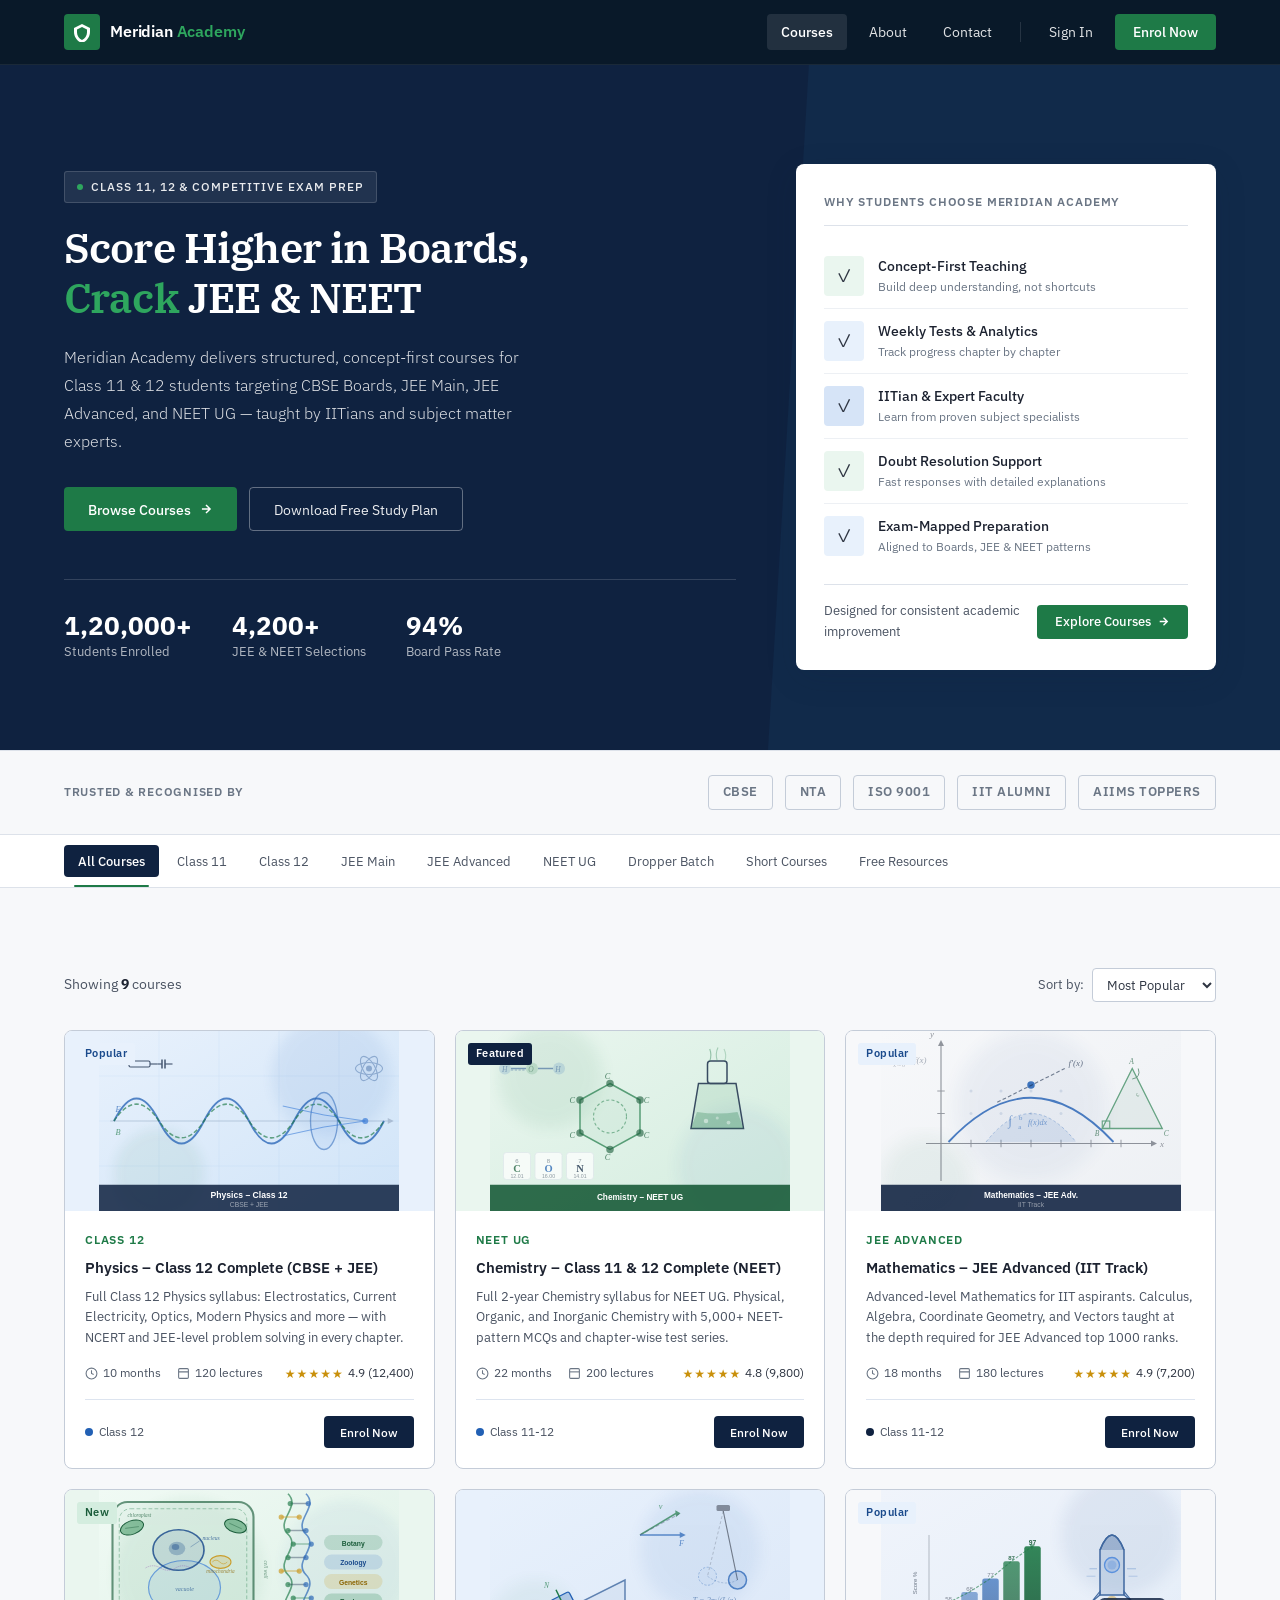
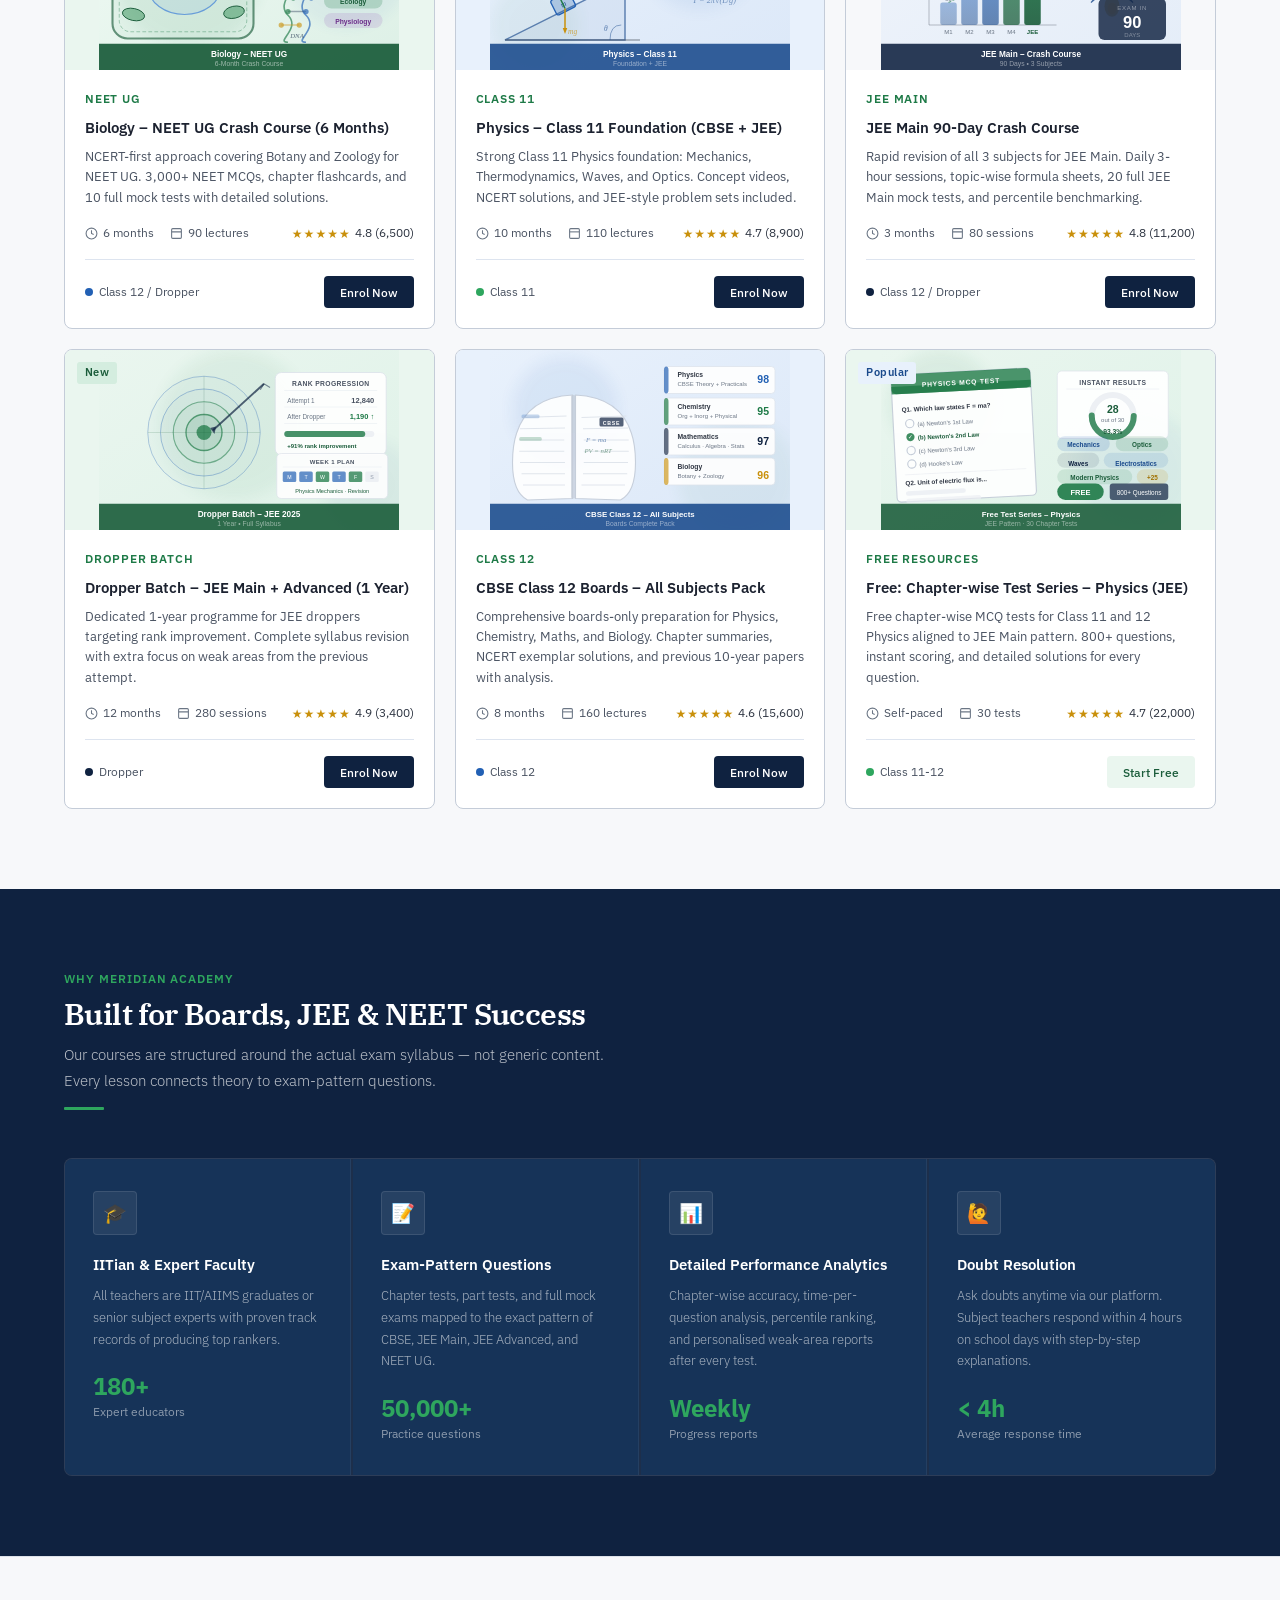
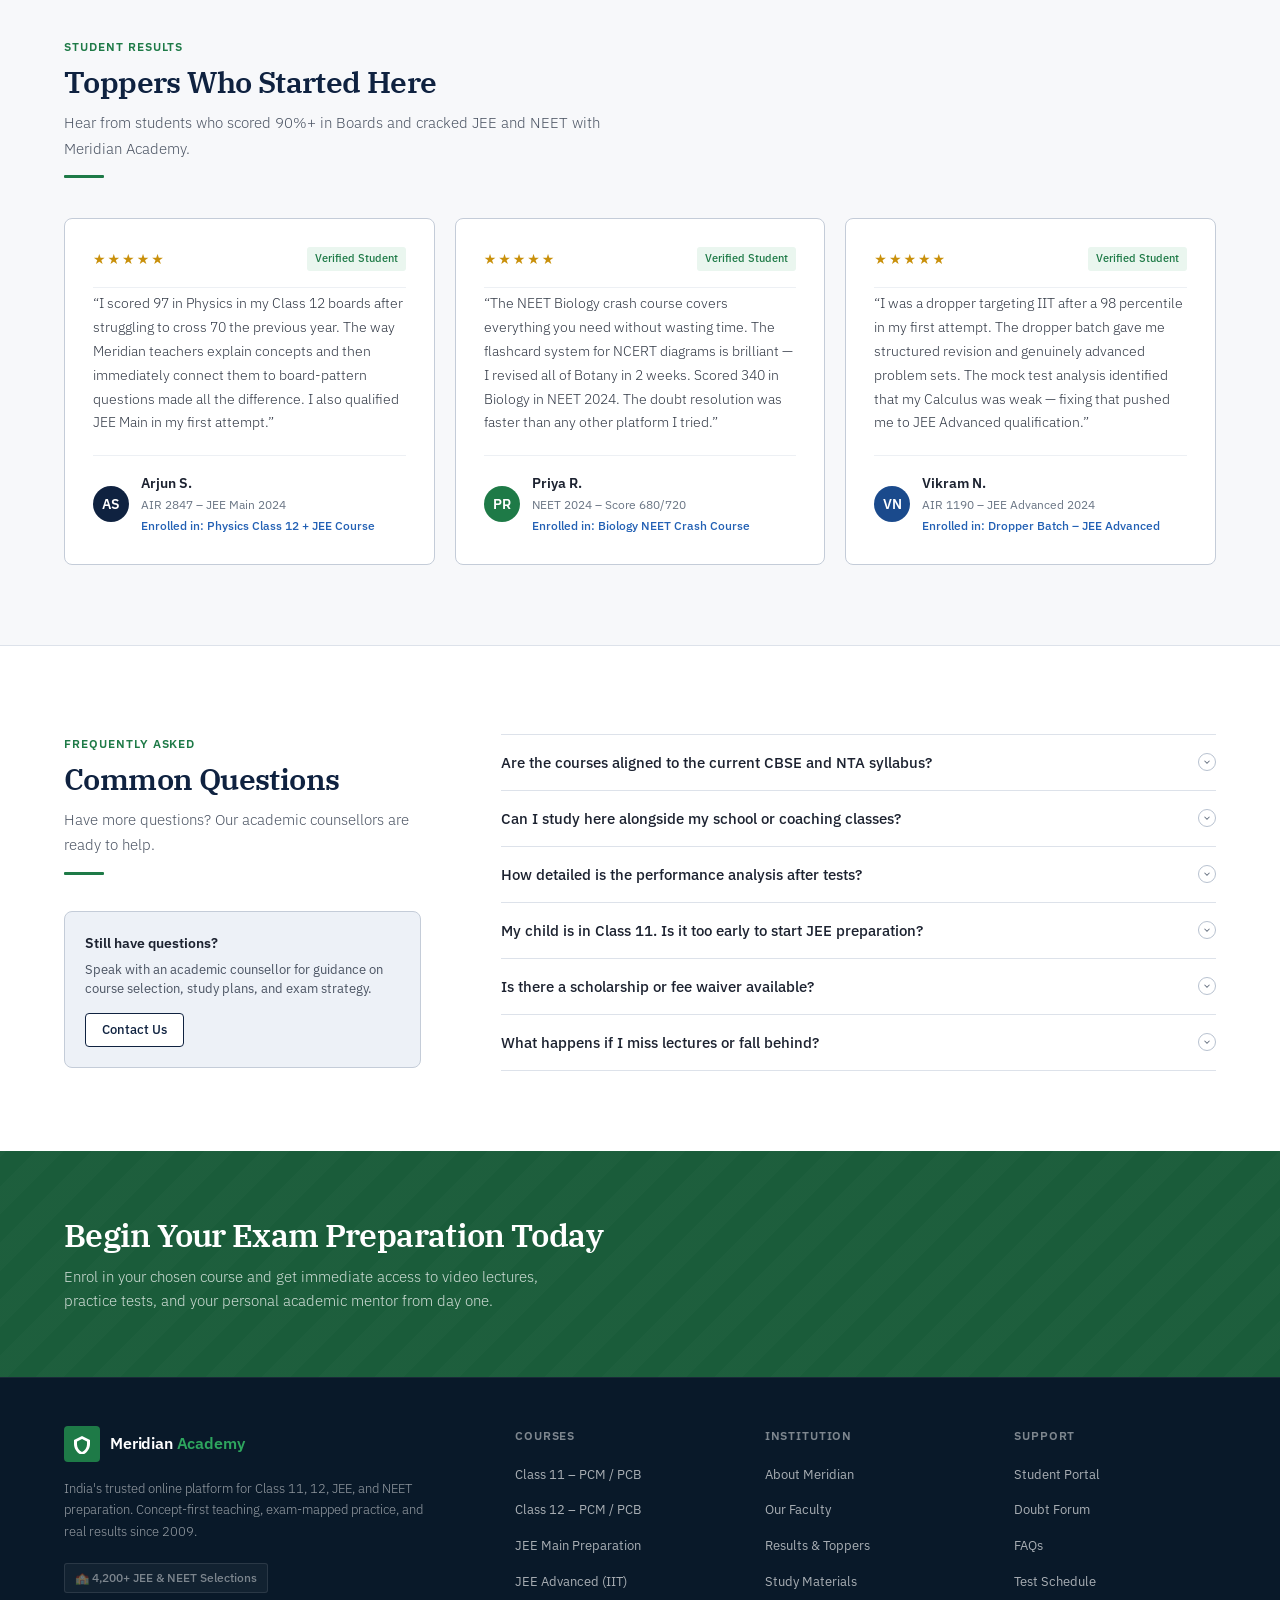
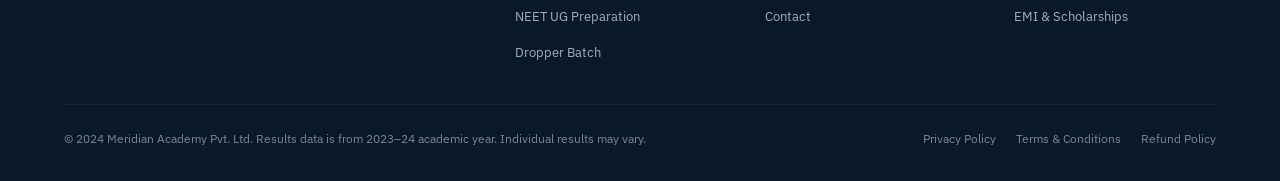
<file: index.html>
<!DOCTYPE html>
<html lang="en">
<head>
  <meta charset="UTF-8">
  <meta name="viewport" content="width=device-width, initial-scale=1.0">
  <title>Meridian Academy – Class 11, 12 &amp; Competitive Exam Prep</title>
  <meta name="description" content="India's trusted online platform for Class 11, 12, JEE, and NEET preparation. Concept-first teaching, exam-mapped practice, and real results since 2009.">
  <link rel="preconnect" href="https://fonts.googleapis.com">
  <link rel="preconnect" href="https://fonts.gstatic.com" crossorigin>
  <link href="https://fonts.googleapis.com/css2?family=IBM+Plex+Sans:ital,wght@0,300;0,400;0,500;0,600;0,700;1,400&family=IBM+Plex+Serif:wght@400;500;600&display=swap" rel="stylesheet">
  <link rel="stylesheet" href="style.css">
</head>
<body>

  <!-- ═══════════════════════════════════════════════
       NAVIGATION
  ═══════════════════════════════════════════════ -->
  <nav class="nav-wrapper" id="navbar">
    <div class="nav-inner">
      <div class="nav-logo" onclick="showPage('courses')" role="button" tabindex="0" aria-label="Meridian Academy Home">
        <div class="nav-logo-mark">
          <svg viewBox="0 0 20 20" aria-hidden="true">
            <path d="M10 2L2 6v4c0 5 3.5 9.5 8 11 4.5-1.5 8-6 8-11V6L10 2zm0 3l5 2.5v3c0 3.2-2.1 6.2-5 7.5-2.9-1.3-5-4.3-5-7.5v-3L10 5z"/>
          </svg>
        </div>
        <div class="nav-logo-text">Meridian <span>Academy</span></div>
      </div>

      <ul class="nav-menu" id="navMenu" role="menubar">
        <li role="none"><a href="#" id="nav-courses" class="active" role="menuitem" onclick="showPage('courses');return false;">Courses</a></li>
        <li role="none"><a href="#" id="nav-about"   role="menuitem" onclick="showPage('about');return false;">About</a></li>
        <li role="none"><a href="#" id="nav-contact" role="menuitem" onclick="showPage('contact');return false;">Contact</a></li>
        <li role="none" class="nav-divider-item"><div class="nav-divider" aria-hidden="true"></div></li>
        <li role="none"><a href="#" role="menuitem">Sign In</a></li>
        <li role="none"><button class="nav-cta" onclick="showPage('courses')" aria-label="Enrol Now">Enrol Now</button></li>
      </ul>

      <button class="hamburger" id="hamburgerBtn" onclick="toggleMenu()" aria-label="Toggle navigation menu" aria-expanded="false">
        <span></span><span></span><span></span>
      </button>
    </div>
  </nav>


  <!-- ═══════════════════════════════════════════════
       PAGE: COURSES
  ═══════════════════════════════════════════════ -->
  <div class="page active" id="page-courses">

    <!-- HERO -->
    <section class="hero" aria-labelledby="hero-heading">
      <div class="hero-inner">

        <div class="hero-left">
          <div class="hero-eyebrow">
            <span class="eyebrow-dot" aria-hidden="true"></span>
            Class 11, 12 &amp; Competitive Exam Prep
          </div>
          <h1 id="hero-heading">Score Higher in Boards, <em>Crack</em> JEE &amp; NEET</h1>
          <p class="hero-desc">Meridian Academy delivers structured, concept-first courses for Class 11 &amp; 12 students targeting CBSE Boards, JEE Main, JEE Advanced, and NEET UG — taught by IITians and subject matter experts.</p>
          <div class="hero-actions">
            <button class="btn-primary" onclick="document.getElementById('courses-start').scrollIntoView({behavior:'smooth'})">
              Browse Courses
              <svg width="14" height="14" fill="none" stroke="currentColor" stroke-width="2.5" viewBox="0 0 24 24" aria-hidden="true"><path d="M5 12h14M12 5l7 7-7 7"/></svg>
            </button>
            <button class="btn-outline-white">Download Free Study Plan</button>
          </div>
          <div class="hero-stats" role="list" aria-label="Key statistics">
            <div class="hero-stat" role="listitem">
              <div class="hero-stat-num">1,20,000+</div>
              <div class="hero-stat-label">Students Enrolled</div>
            </div>
            <div class="hero-stat" role="listitem">
              <div class="hero-stat-num">4,200+</div>
              <div class="hero-stat-label">JEE &amp; NEET Selections</div>
            </div>
            <div class="hero-stat" role="listitem">
              <div class="hero-stat-num">94%</div>
              <div class="hero-stat-label">Board Pass Rate</div>
            </div>
          </div>
        </div>

        <!-- Hero Feature Card -->
        <div class="hero-card" aria-label="Why students choose Meridian Academy">
          <div class="hero-card-title">Why Students Choose Meridian Academy</div>
          <ul class="hero-features" role="list">
            <li class="hero-feature-item">
              <div class="hcm-icon hcm-green" aria-hidden="true">✓</div>
              <div>
                <div class="hcm-title">Concept-First Teaching</div>
                <div class="hcm-meta">Build deep understanding, not shortcuts</div>
              </div>
            </li>
            <li class="hero-feature-item">
              <div class="hcm-icon hcm-blue" aria-hidden="true">✓</div>
              <div>
                <div class="hcm-title">Weekly Tests &amp; Analytics</div>
                <div class="hcm-meta">Track progress chapter by chapter</div>
              </div>
            </li>
            <li class="hero-feature-item">
              <div class="hcm-icon hcm-navy" aria-hidden="true">✓</div>
              <div>
                <div class="hcm-title">IITian &amp; Expert Faculty</div>
                <div class="hcm-meta">Learn from proven subject specialists</div>
              </div>
            </li>
            <li class="hero-feature-item">
              <div class="hcm-icon hcm-green" aria-hidden="true">✓</div>
              <div>
                <div class="hcm-title">Doubt Resolution Support</div>
                <div class="hcm-meta">Fast responses with detailed explanations</div>
              </div>
            </li>
            <li class="hero-feature-item">
              <div class="hcm-icon hcm-blue" aria-hidden="true">✓</div>
              <div>
                <div class="hcm-title">Exam-Mapped Preparation</div>
                <div class="hcm-meta">Aligned to Boards, JEE &amp; NEET patterns</div>
              </div>
            </li>
          </ul>
          <div class="hero-card-footer">
            <span>Designed for consistent academic improvement</span>
            <button class="hero-card-btn" onclick="document.getElementById('courses-start').scrollIntoView({behavior:'smooth'})">
              Explore Courses
              <svg width="13" height="13" fill="none" stroke="currentColor" stroke-width="2.5" viewBox="0 0 24 24" aria-hidden="true"><path d="M5 12h14M12 5l7 7-7 7"/></svg>
            </button>
          </div>
        </div>

      </div>
    </section>

    <!-- TRUST BAR -->
    <div class="trust-bar" role="complementary" aria-label="Trusted and recognised by">
      <div class="trust-bar-inner">
        <div class="trust-label">Trusted &amp; Recognised by</div>
        <div class="trust-logos" role="list">
          <div class="trust-logo-item" role="listitem">CBSE</div>
          <div class="trust-logo-item" role="listitem">NTA</div>
          <div class="trust-logo-item" role="listitem">ISO 9001</div>
          <div class="trust-logo-item" role="listitem">IIT Alumni</div>
          <div class="trust-logo-item" role="listitem">AIIMS Toppers</div>
        </div>
      </div>
    </div>

    <!-- CATEGORY TABS -->
    <div class="categories-bar" id="courses-start" role="navigation" aria-label="Course categories">
      <div class="categories-inner" id="categoriesRow" role="tablist"></div>
    </div>

    <!-- COURSES GRID -->
    <section class="courses-section" aria-labelledby="courses-heading">
      <div class="container">
        <div class="courses-toolbar">
          <p class="courses-count" id="coursesCount" aria-live="polite">Showing <strong>9</strong> courses</p>
          <div class="courses-sort">
            <label for="sortSelect">Sort by:</label>
            <select id="sortSelect" onchange="handleSort()">
              <option value="popular">Most Popular</option>
              <option value="newest">Newest</option>
              <option value="rating">Highest Rated</option>
            </select>
          </div>
        </div>
        <div class="courses-grid" id="coursesGrid" role="list"></div>
      </div>
    </section>

    <!-- FEATURES / WHY MERIDIAN -->
    <section class="features-section" aria-labelledby="features-heading">
      <div class="container">
        <div class="section-header">
          <div class="section-eyebrow">Why Meridian Academy</div>
          <h2 class="section-title" id="features-heading">Built for Boards, JEE &amp; NEET Success</h2>
          <p class="section-sub">Our courses are structured around the actual exam syllabus — not generic content. Every lesson connects theory to exam-pattern questions.</p>
          <div class="section-divider" aria-hidden="true"></div>
        </div>
        <div class="features-grid reveal" role="list">
          <div class="feature-item" role="listitem">
            <div class="feature-icon" aria-hidden="true">🎓</div>
            <h3 class="feature-title">IITian &amp; Expert Faculty</h3>
            <p class="feature-desc">All teachers are IIT/AIIMS graduates or senior subject experts with proven track records of producing top rankers.</p>
            <div class="feature-count" aria-label="180 plus expert educators">180+</div>
            <div class="feature-count-label">Expert educators</div>
          </div>
          <div class="feature-item" role="listitem">
            <div class="feature-icon" aria-hidden="true">📝</div>
            <h3 class="feature-title">Exam-Pattern Questions</h3>
            <p class="feature-desc">Chapter tests, part tests, and full mock exams mapped to the exact pattern of CBSE, JEE Main, JEE Advanced, and NEET UG.</p>
            <div class="feature-count" aria-label="50,000 plus practice questions">50,000+</div>
            <div class="feature-count-label">Practice questions</div>
          </div>
          <div class="feature-item" role="listitem">
            <div class="feature-icon" aria-hidden="true">📊</div>
            <h3 class="feature-title">Detailed Performance Analytics</h3>
            <p class="feature-desc">Chapter-wise accuracy, time-per-question analysis, percentile ranking, and personalised weak-area reports after every test.</p>
            <div class="feature-count">Weekly</div>
            <div class="feature-count-label">Progress reports</div>
          </div>
          <div class="feature-item" role="listitem">
            <div class="feature-icon" aria-hidden="true">🙋</div>
            <h3 class="feature-title">Doubt Resolution</h3>
            <p class="feature-desc">Ask doubts anytime via our platform. Subject teachers respond within 4 hours on school days with step-by-step explanations.</p>
            <div class="feature-count" aria-label="Less than 4 hours average response time">&lt; 4h</div>
            <div class="feature-count-label">Average response time</div>
          </div>
        </div>
      </div>
    </section>

    <!-- TESTIMONIALS -->
    <section class="testimonials-section" aria-labelledby="testimonials-heading">
      <div class="container">
        <div class="section-header">
          <div class="section-eyebrow">Student Results</div>
          <h2 class="section-title" id="testimonials-heading">Toppers Who Started Here</h2>
          <p class="section-sub">Hear from students who scored 90%+ in Boards and cracked JEE and NEET with Meridian Academy.</p>
          <div class="section-divider" aria-hidden="true"></div>
        </div>
        <div class="testimonials-grid" id="testimonialsGrid" role="list"></div>
      </div>
    </section>

    <!-- FAQ -->
    <section class="faq-section" aria-labelledby="faq-heading">
      <div class="container">
        <div class="faq-layout">
          <div class="faq-sidebar">
            <div class="section-header">
              <div class="section-eyebrow">Frequently Asked</div>
              <h2 class="section-title" id="faq-heading">Common Questions</h2>
              <p class="section-sub">Have more questions? Our academic counsellors are ready to help.</p>
              <div class="section-divider" aria-hidden="true"></div>
            </div>
            <div class="faq-contact">
              <div class="faq-contact-title">Still have questions?</div>
              <p class="faq-contact-text">Speak with an academic counsellor for guidance on course selection, study plans, and exam strategy.</p>
              <button class="btn-outline" onclick="showPage('contact')">Contact Us</button>
            </div>
          </div>
          <div class="faq-list" id="faqList" role="list"></div>
        </div>
      </div>
    </section>

    <!-- CTA -->
    <section class="cta-section" aria-labelledby="cta-heading">
      <div class="cta-inner">
        <div class="cta-text">
          <h2 id="cta-heading">Begin Your Exam Preparation Today</h2>
          <p>Enrol in your chosen course and get immediate access to video lectures, practice tests, and your personal academic mentor from day one.</p>
        </div>
        <div class="cta-actions">
      </div>
    </section>

  </div><!-- /page-courses -->


  <!-- ═══════════════════════════════════════════════
       PAGE: ABOUT
  ═══════════════════════════════════════════════ -->
  <div class="page" id="page-about">

    <div class="about-hero">
      <div class="container">
        <div class="hero-eyebrow">
          <span class="eyebrow-dot" aria-hidden="true"></span>
          About Meridian Academy
        </div>
        <h1>Helping Students Score Higher,<br>Every Year Since 2009</h1>
        <p>Over 1,20,000 Class 11 and 12 students have prepared with Meridian Academy for CBSE Boards, JEE, and NEET. Our results speak for themselves.</p>
      </div>
    </div>

    <div class="about-content">
      <div class="container">
        <div class="about-grid">
          <div class="about-body">
            <p>Meridian Academy was founded on a belief that quality exam preparation should not depend on geography or the coaching institute you have access to.</p>
            <p>We build every course around the exam — not the textbook. Our faculty team, comprising IIT and AIIMS graduates alongside experienced school educators, designs content that explicitly bridges NCERT fundamentals with the depth and problem-solving style required by JEE Advanced and NEET UG.</p>
            <p>Our approach is outcome-focused. We track each student's performance chapter by chapter, identify gaps early, and assign targeted practice rather than generic homework. Doubt resolution is treated as a priority — not an afterthought.</p>
            <p>We have produced over 4,200 JEE and NEET selections, including students who secured ranks inside the top 500 in JEE Advanced. We publish our results annually with full transparency.</p>
            <p>Whether you are a Class 11 student planning two years ahead, a Class 12 student managing board pressure alongside entrance exams, or a dropper targeting a rank improvement, our courses are structured to meet you where you are.</p>
          </div>
          <div class="about-sidebar-card" aria-label="Key figures">
            <h3>Key Figures</h3>
            <div class="about-number-row">
              <div><div class="about-num">1,20,000+</div><div class="about-num-label">Students enrolled</div></div>
            </div>
            <div class="about-number-row">
              <div><div class="about-num">4,200+</div><div class="about-num-label">JEE &amp; NEET selections</div></div>
            </div>
            <div class="about-number-row">
              <div><div class="about-num">94%</div><div class="about-num-label">Board pass rate (90%+)</div></div>
            </div>
            <div class="about-number-row">
              <div><div class="about-num">180+</div><div class="about-num-label">Expert faculty members</div></div>
            </div>
            <div class="about-number-row">
              <div><div class="about-num">15</div><div class="about-num-label">Years of results</div></div>
            </div>
          </div>
        </div>

        <div class="section-header reveal">
          <div class="section-eyebrow">Our Values</div>
          <h2 class="section-title">The Principles That Guide Us</h2>
          <div class="section-divider" aria-hidden="true"></div>
        </div>

        <div class="values-grid reveal" role="list">
          <div class="value-card" role="listitem">
            <h3><span class="value-dot" aria-hidden="true"></span>Concept First</h3>
            <p>We never teach shortcuts before concepts. Every chapter builds understanding from first principles so students can tackle any exam variation, not just familiar question types.</p>
          </div>
          <div class="value-card" role="listitem">
            <h3><span class="value-dot" aria-hidden="true"></span>Exam-Mapped Content</h3>
            <p>Every lecture, test, and assignment is explicitly aligned to CBSE, JEE Main, JEE Advanced, or NEET UG patterns. Students always know exactly what they are preparing for.</p>
          </div>
          <div class="value-card" role="listitem">
            <h3><span class="value-dot" aria-hidden="true"></span>Data-Driven Progress</h3>
            <p>We track performance at the question level. Weak chapters are identified automatically and targeted practice is assigned before they become gaps at exam time.</p>
          </div>
          <div class="value-card" role="listitem">
            <h3><span class="value-dot" aria-hidden="true"></span>Accessible to All</h3>
            <p>Quality preparation should not be limited to students in big cities or those who can afford premium offline coaching. Our courses are priced to be genuinely accessible.</p>
          </div>
          <div class="value-card" role="listitem">
            <h3><span class="value-dot" aria-hidden="true"></span>Doubt Resolution</h3>
            <p>Unresolved doubts compound into bigger gaps. Our faculty responds to every doubt within 4 hours on school days with detailed, personalised explanations.</p>
          </div>
          <div class="value-card" role="listitem">
            <h3><span class="value-dot" aria-hidden="true"></span>Transparent Results</h3>
            <p>We publish our selection data annually — rank-wise, subject-wise, and college-wise. We do not inflate or cherry-pick. Our students deserve to see honest numbers.</p>
          </div>
        </div>
      </div>
    </div>

    <section class="cta-section">
      <div class="cta-inner">
        <div class="cta-text">
          <h2>Ready to Start Preparing?</h2>
          <p>Browse our full course catalogue for Class 11, Class 12, JEE, and NEET preparation.</p>
        </div>
        <div class="cta-actions">
          <button class="btn-white" onclick="showPage('courses')">Browse Courses</button>
          <button class="btn-outline-white2" onclick="showPage('contact')">Talk to a Counsellor</button>
        </div>
      </div>
    </section>

  </div><!-- /page-about -->


  <!-- ═══════════════════════════════════════════════
       PAGE: CONTACT
  ═══════════════════════════════════════════════ -->
  <div class="page" id="page-contact">

    <div class="contact-hero">
      <div class="container">
        <div class="hero-eyebrow">
          <span class="eyebrow-dot" aria-hidden="true"></span>
          Get in Touch
        </div>
        <h1>Contact Our Academic Counsellors</h1>
        <p>Our counsellors are available Monday to Saturday to help you choose the right course, build a study plan, and answer any questions about enrolment.</p>
      </div>
    </div>

    <div class="contact-content">
      <div class="container">
        <div class="contact-grid">

          <div class="contact-info-card" aria-label="Contact details">
            <h3>Contact Details</h3>
            <div class="contact-row">
              <div class="contact-row-label">Admissions</div>
              <div class="contact-row-val"><a href="mailto:admissions@meridianacademy.in">admissions@meridianacademy.in</a></div>
            </div>
            <div class="contact-row">
              <div class="contact-row-label">Phone</div>
              <div class="contact-row-val"><a href="tel:+919876543210">+91 98765 43210</a></div>
            </div>
            <div class="contact-row">
              <div class="contact-row-label">Hours</div>
              <div class="contact-row-val">Mon–Sat, 08:00–20:00 IST</div>
            </div>
            <div class="contact-row">
              <div class="contact-row-label">WhatsApp</div>
              <div class="contact-row-val"><a href="#">+91 98765 43210</a></div>
            </div>
            <div class="contact-row">
              <div class="contact-row-label">Response Time</div>
              <div class="contact-row-val">Within 2 working hours</div>
            </div>
          </div>

          <div class="contact-form-card">
            <div class="form-title">Send an Enquiry</div>
            <p class="form-sub">Our academic team will respond within 2 hours on school days.</p>
            <form id="contactForm" onsubmit="submitContact(event)" novalidate>
              <div class="form-row-2">
                <div class="form-group">
                  <label for="studentName">Student Name <span aria-hidden="true">*</span></label>
                  <input type="text" id="studentName" name="studentName" placeholder="Arjun Sharma" required autocomplete="name">
                </div>
                <div class="form-group">
                  <label for="parentName">Parent / Guardian Name</label>
                  <input type="text" id="parentName" name="parentName" placeholder="Rajesh Sharma" autocomplete="name">
                </div>
              </div>
              <div class="form-group">
                <label for="emailAddr">Email Address <span aria-hidden="true">*</span></label>
                <input type="email" id="emailAddr" name="email" placeholder="arjun@email.com" required autocomplete="email">
              </div>
              <div class="form-group">
                <label for="phoneNum">Phone Number <span aria-hidden="true">*</span></label>
                <input type="tel" id="phoneNum" name="phone" placeholder="+91 98765 43210" required autocomplete="tel">
              </div>
              <div class="form-group">
                <label for="currentClass">Current Class <span aria-hidden="true">*</span></label>
                <select id="currentClass" name="class">
                  <option value="">Select class…</option>
                  <option value="class11">Class 11 (Starting)</option>
                  <option value="class12">Class 12 (Current)</option>
                  <option value="dropper">Dropper / Repeater</option>
                  <option value="other">Other</option>
                </select>
              </div>
              <div class="form-group">
                <label for="targetExam">Target Exam</label>
                <select id="targetExam" name="target">
                  <option value="">Select target…</option>
                  <option value="jee-main">JEE Main only</option>
                  <option value="jee-adv">JEE Main + Advanced (IIT)</option>
                  <option value="neet">NEET UG</option>
                  <option value="boards">CBSE Boards only</option>
                  <option value="boards-jee">Boards + JEE/NEET</option>
                </select>
              </div>
              <div class="form-group">
                <label for="message">Your Message</label>
                <textarea id="message" name="message" placeholder="Tell us about your target rank, current preparation status, or any questions…"></textarea>
              </div>
              <div class="form-footer">
                <span class="form-privacy">Your data is handled per our <a href="#">Privacy Policy</a>.</span>
                <button type="submit" class="btn-primary">
                  Send Enquiry
                  <svg width="14" height="14" fill="none" stroke="currentColor" stroke-width="2.5" viewBox="0 0 24 24" aria-hidden="true"><path d="M5 12h14M12 5l7 7-7 7"/></svg>
                </button>
              </div>
            </form>
            <div class="form-success" id="formSuccess" role="alert" aria-live="polite">
              <div class="form-success-icon" aria-hidden="true">✉️</div>
              <h3>Enquiry Received</h3>
              <p>An academic counsellor will contact you at your phone or email within 2 working hours.</p>
            </div>
          </div>

        </div>
      </div>
    </div>

  </div><!-- /page-contact -->


  <!-- ═══════════════════════════════════════════════
       FOOTER
  ═══════════════════════════════════════════════ -->
  <footer role="contentinfo">
    <div class="container">
      <div class="footer-grid">

        <div class="footer-brand">
          <div class="nav-logo footer-logo" onclick="showPage('courses')" role="button" tabindex="0" aria-label="Meridian Academy home">
            <div class="nav-logo-mark">
              <svg viewBox="0 0 20 20" fill="white" aria-hidden="true">
                <path d="M10 2L2 6v4c0 5 3.5 9.5 8 11 4.5-1.5 8-6 8-11V6L10 2zm0 3l5 2.5v3c0 3.2-2.1 6.2-5 7.5-2.9-1.3-5-4.3-5-7.5v-3L10 5z"/>
              </svg>
            </div>
            <div class="nav-logo-text">Meridian <span>Academy</span></div>
          </div>
          <p class="footer-tagline">India's trusted online platform for Class 11, 12, JEE, and NEET preparation. Concept-first teaching, exam-mapped practice, and real results since 2009.</p>
          <div class="footer-accred">🏫 4,200+ JEE &amp; NEET Selections</div>
        </div>

        <div>
          <div class="footer-col-title">Courses</div>
          <ul class="footer-links">
            <li><a href="#">Class 11 – PCM / PCB</a></li>
            <li><a href="#">Class 12 – PCM / PCB</a></li>
            <li><a href="#">JEE Main Preparation</a></li>
            <li><a href="#">JEE Advanced (IIT)</a></li>
            <li><a href="#">NEET UG Preparation</a></li>
            <li><a href="#">Dropper Batch</a></li>
          </ul>
        </div>

        <div>
          <div class="footer-col-title">Institution</div>
          <ul class="footer-links">
            <li><a href="#" onclick="showPage('about');return false;">About Meridian</a></li>
            <li><a href="#">Our Faculty</a></li>
            <li><a href="#">Results &amp; Toppers</a></li>
            <li><a href="#">Study Materials</a></li>
            <li><a href="#" onclick="showPage('contact');return false;">Contact</a></li>
          </ul>
        </div>

        <div>
          <div class="footer-col-title">Support</div>
          <ul class="footer-links">
            <li><a href="#">Student Portal</a></li>
            <li><a href="#">Doubt Forum</a></li>
            <li><a href="#">FAQs</a></li>
            <li><a href="#">Test Schedule</a></li>
            <li><a href="#">EMI &amp; Scholarships</a></li>
          </ul>
        </div>

      </div>

      <div class="footer-bottom">
        <div class="footer-copy">© 2024 Meridian Academy Pvt. Ltd. Results data is from 2023–24 academic year. Individual results may vary.</div>
        <nav class="footer-legal" aria-label="Legal links">
          <a href="#">Privacy Policy</a>
          <a href="#">Terms &amp; Conditions</a>
          <a href="#">Refund Policy</a>
        </nav>
      </div>
    </div>
  </footer>

  <script src="script.js"></script>
</body>
</html>
</file>
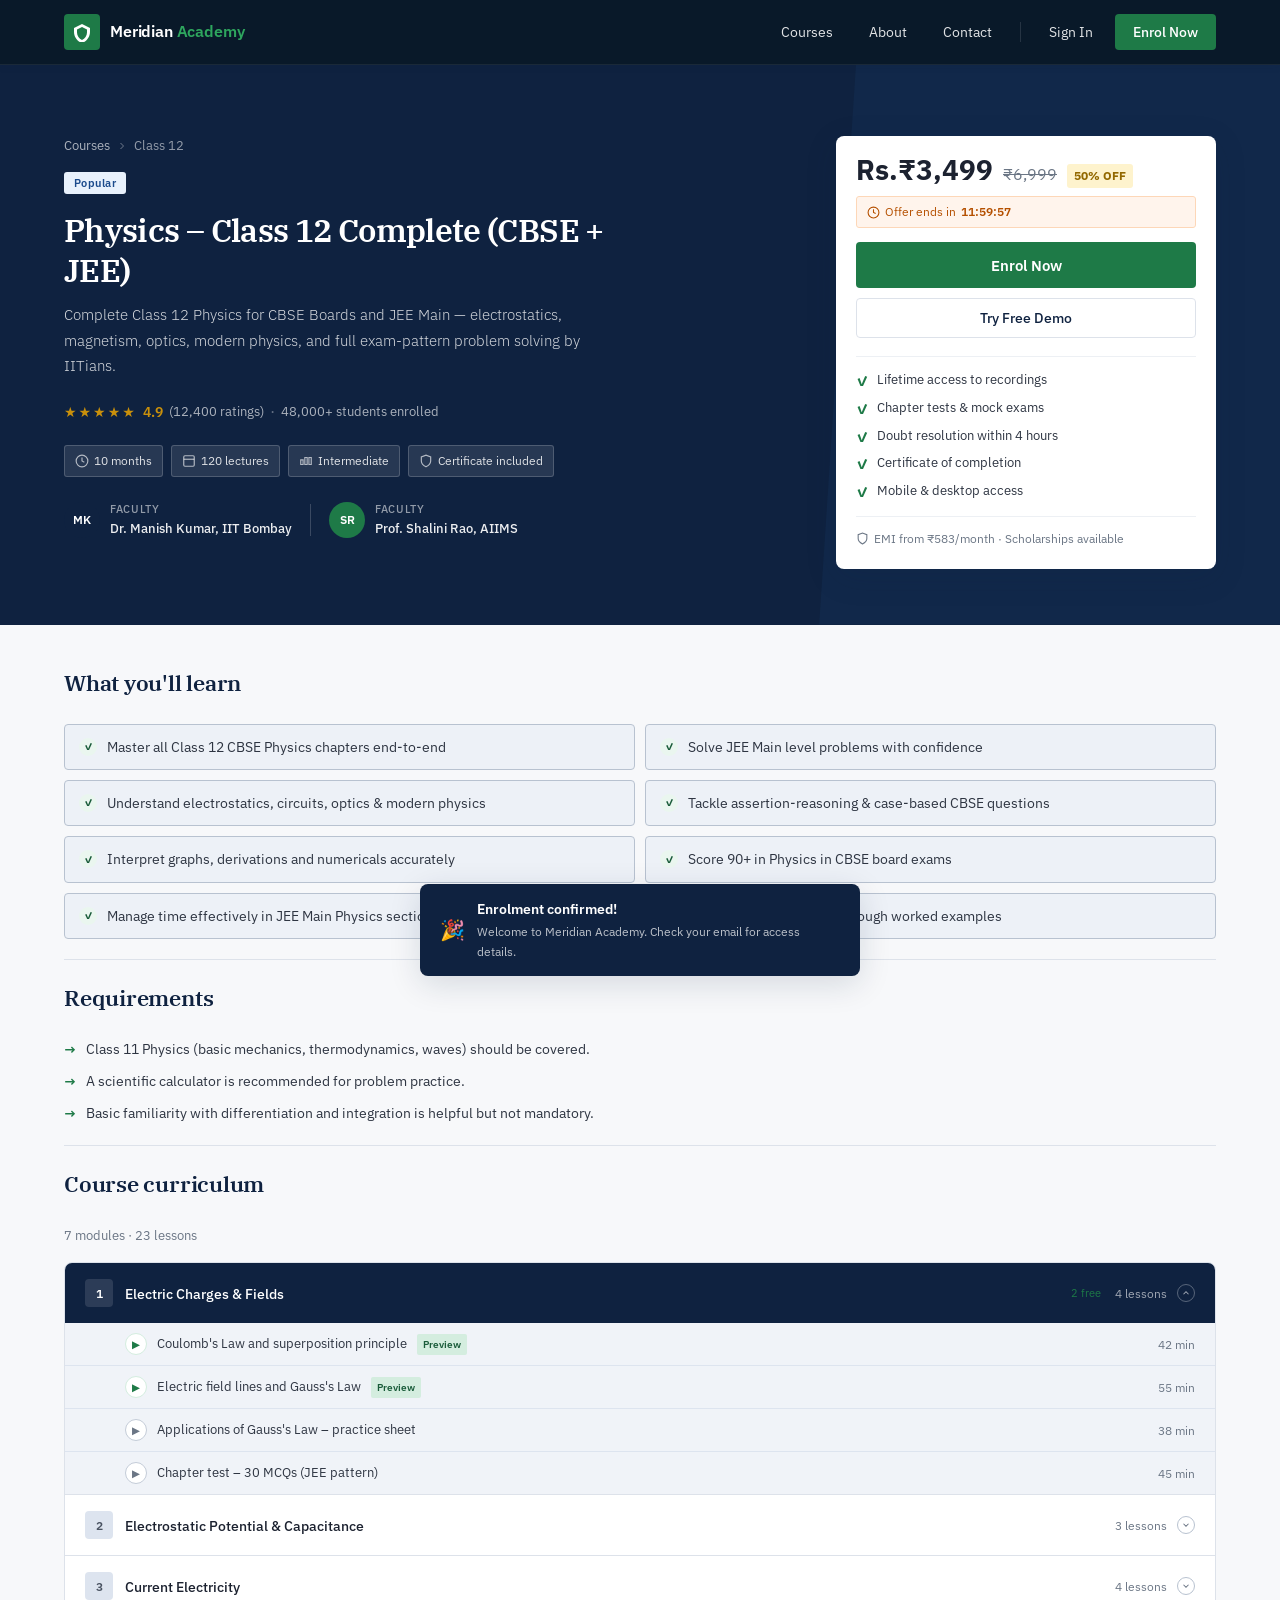
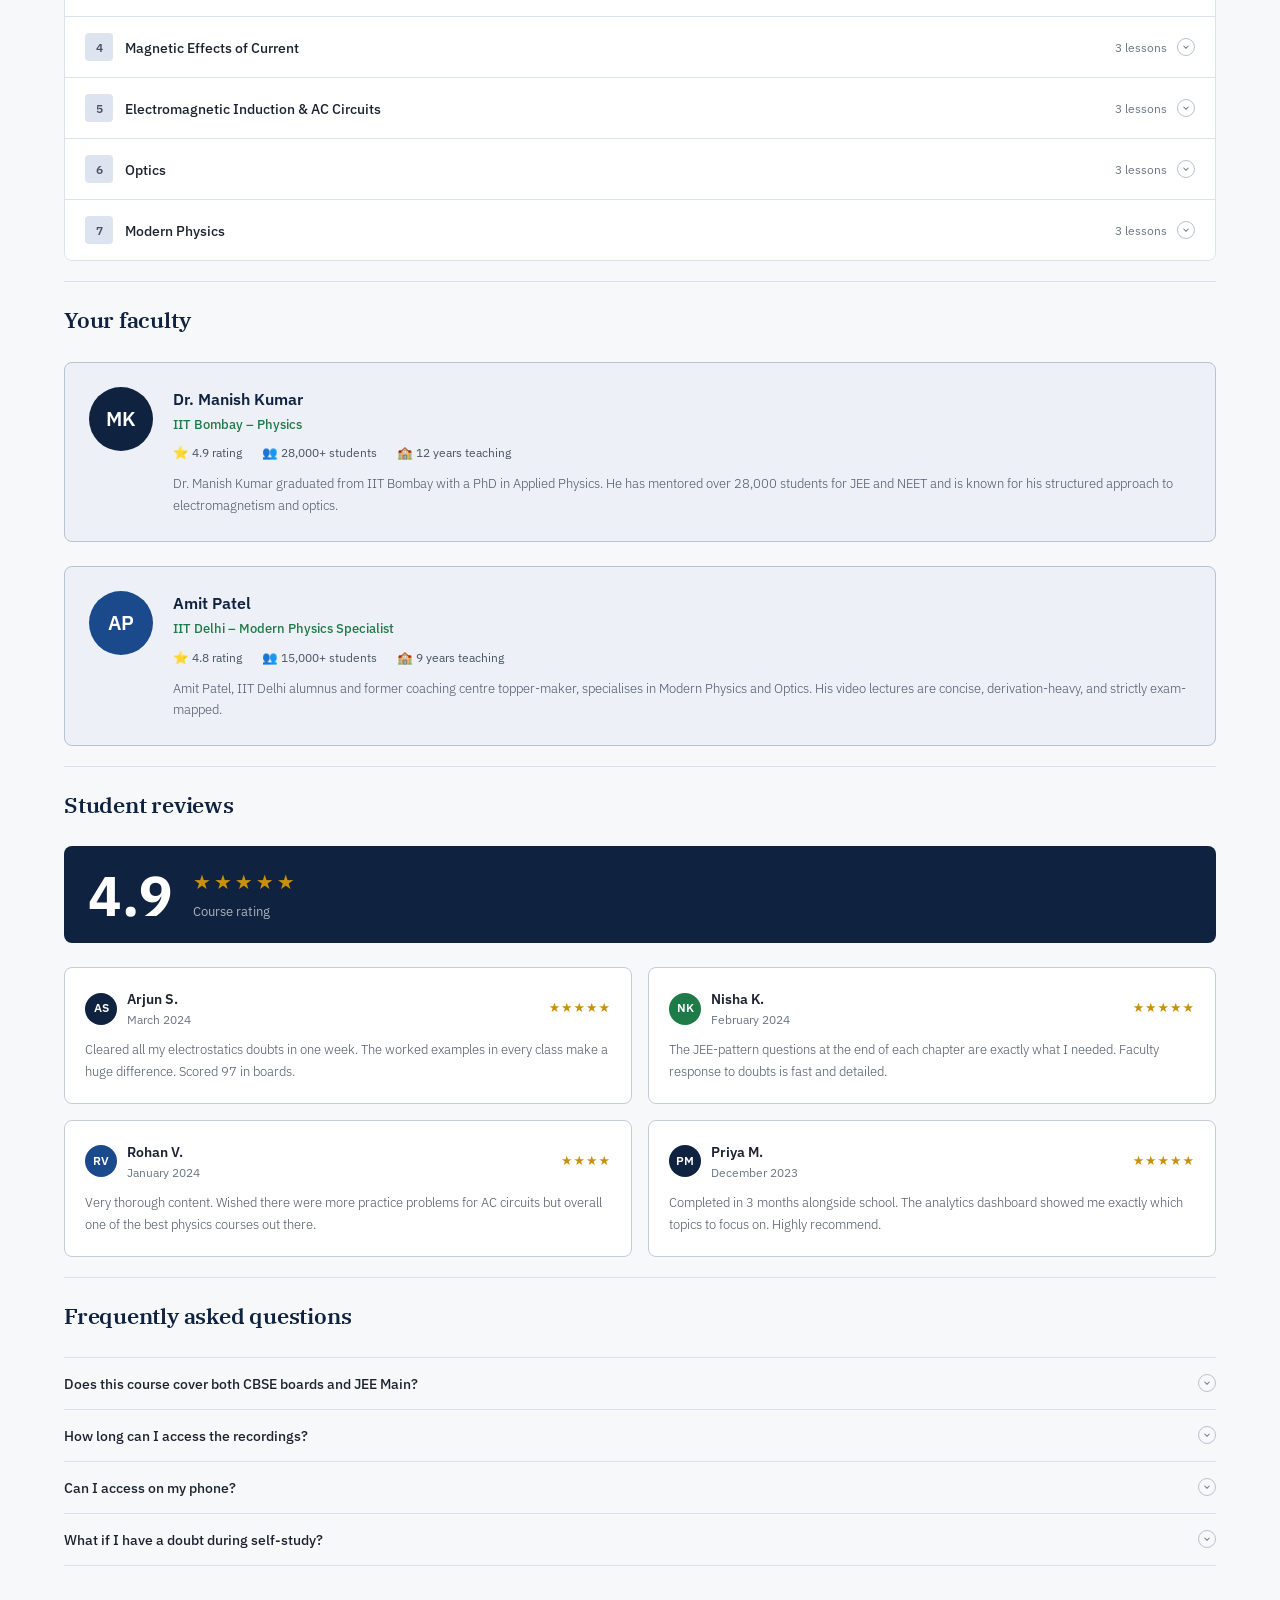
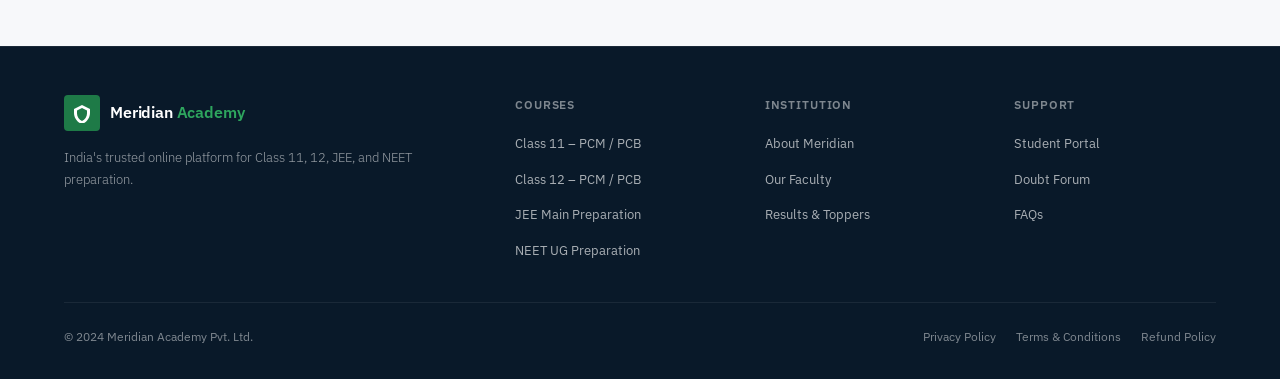
<file: course.html>
<!DOCTYPE html>
<html lang="en">
<head>
  <meta charset="UTF-8">
  <meta name="viewport" content="width=device-width, initial-scale=1.0">
  <title>Course – Meridian Academy</title>
  <meta name="description" content="Detailed course page for Meridian Academy.">
  <link rel="preconnect" href="https://fonts.googleapis.com">
  <link rel="preconnect" href="https://fonts.gstatic.com" crossorigin>
  <link href="https://fonts.googleapis.com/css2?family=IBM+Plex+Sans:ital,wght@0,300;0,400;0,500;0,600;0,700;1,400&family=IBM+Plex+Serif:wght@400;500;600&display=swap" rel="stylesheet">
  <link rel="stylesheet" href="style.css">
  <link rel="stylesheet" href="course.css">
</head>
<body>

  <!-- NAV (identical to main site) -->
  <nav class="nav-wrapper" id="navbar">
    <div class="nav-inner">
      <div class="nav-logo" onclick="window.location.href='index.html'" role="button" tabindex="0" aria-label="Meridian Academy Home">
        <div class="nav-logo-mark">
          <svg viewBox="0 0 20 20" aria-hidden="true">
            <path d="M10 2L2 6v4c0 5 3.5 9.5 8 11 4.5-1.5 8-6 8-11V6L10 2zm0 3l5 2.5v3c0 3.2-2.1 6.2-5 7.5-2.9-1.3-5-4.3-5-7.5v-3L10 5z"/>
          </svg>
        </div>
        <div class="nav-logo-text">Meridian <span>Academy</span></div>
      </div>
      <ul class="nav-menu" id="navMenu" role="menubar">
        <li role="none"><a href="index.html" role="menuitem">Courses</a></li>
        <li role="none"><a href="index.html#about" role="menuitem">About</a></li>
        <li role="none"><a href="index.html#contact" role="menuitem">Contact</a></li>
        <li role="none" class="nav-divider-item"><div class="nav-divider" aria-hidden="true"></div></li>
        <li role="none"><a href="#" role="menuitem">Sign In</a></li>
        <li role="none"><button class="nav-cta" id="heroEnrolBtn">Enrol Now</button></li>
      </ul>
      <button class="hamburger" id="hamburgerBtn" onclick="toggleMenu()" aria-label="Toggle navigation menu" aria-expanded="false">
        <span></span><span></span><span></span>
      </button>
    </div>
  </nav>

  <!-- COURSE HERO -->
  <section class="cp-hero" id="courseHero">
    <div class="cp-hero-inner">
      <div class="cp-hero-left">
        <div class="cp-breadcrumb">
          <a href="index.html">Courses</a>
          <svg width="12" height="12" viewBox="0 0 24 24" fill="none" stroke="currentColor" stroke-width="2"><path d="M9 18l6-6-6-6"/></svg>
          <span id="cpBreadcrumbCat">Class 12</span>
        </div>

        <div class="cp-badges" id="cpBadges"></div>

        <h1 id="cpTitle">Course Title</h1>
        <p class="cp-subtitle" id="cpSubtitle">Loading course details…</p>

        <div class="cp-rating-row">
          <div class="cp-stars" id="cpStars">★★★★★</div>
          <span class="cp-rating-num" id="cpRatingNum">4.9</span>
          <span class="cp-rating-count" id="cpRatingCount">(12,400 ratings)</span>
          <span class="cp-dot" aria-hidden="true">·</span>
          <span class="cp-enrolled" id="cpEnrolled">42,000+ students</span>
        </div>

        <div class="cp-meta-pills">
          <div class="cp-pill" id="cpDuration">
            <svg width="14" height="14" viewBox="0 0 24 24" fill="none" stroke="currentColor" stroke-width="2"><circle cx="12" cy="12" r="10"/><path d="M12 6v6l4 2"/></svg>
            <span>10 months</span>
          </div>
          <div class="cp-pill" id="cpSessions">
            <svg width="14" height="14" viewBox="0 0 24 24" fill="none" stroke="currentColor" stroke-width="2"><rect x="3" y="3" width="18" height="18" rx="2"/><path d="M3 9h18"/></svg>
            <span>120 lectures</span>
          </div>
          <div class="cp-pill" id="cpLevel">
            <svg width="14" height="14" viewBox="0 0 24 24" fill="none" stroke="currentColor" stroke-width="2"><path d="M3 18h4v-8H3zM10 18h4V6h-4zM17 18h4v-12h-4z"/></svg>
            <span>Intermediate</span>
          </div>
          <div class="cp-pill">
            <svg width="14" height="14" viewBox="0 0 24 24" fill="none" stroke="currentColor" stroke-width="2"><path d="M12 22s8-4 8-10V5l-8-3-8 3v7c0 6 8 10 8 10z"/></svg>
            <span>Certificate included</span>
          </div>
        </div>

        <div class="cp-faculty-row">
          <div class="cp-faculty-avatar av-navy">MK</div>
          <div>
            <div class="cp-faculty-label">Faculty</div>
            <div class="cp-faculty-name">Dr. Manish Kumar, IIT Bombay</div>
          </div>
          <div class="cp-faculty-sep" aria-hidden="true"></div>
          <div class="cp-faculty-avatar av-green">SR</div>
          <div>
            <div class="cp-faculty-label">Faculty</div>
            <div class="cp-faculty-name">Prof. Shalini Rao, AIIMS</div>
          </div>
        </div>
      </div>

      <!-- Sticky enrol card -->
      <div class="cp-enrol-card" id="enrolCard">
        <div class="cp-card-thumb" id="cpCardThumb"></div>
        <div class="cp-card-body">
          <div class="cp-price-row">
            <div class="cp-price" id="cpPrice">₹3,499</div>
            <div class="cp-price-original" id="cpOriginalPrice">₹6,999</div>
            <div class="cp-discount-badge" id="cpDiscount">50% OFF</div>
          </div>
          <div class="cp-offer-timer">
            <svg width="13" height="13" viewBox="0 0 24 24" fill="none" stroke="currentColor" stroke-width="2"><circle cx="12" cy="12" r="10"/><path d="M12 6v6l4 2"/></svg>
            Offer ends in <strong id="offerTimer">11:42:07</strong>
          </div>
          <button class="cp-enrol-btn" id="mainEnrolBtn">Enrol Now</button>
          <button class="cp-trial-btn" id="trialBtn">Try Free Demo</button>
          <div class="cp-card-features">
            <div class="cp-cf-item"><span class="cp-cf-icon">✓</span>Lifetime access to recordings</div>
            <div class="cp-cf-item"><span class="cp-cf-icon">✓</span>Chapter tests &amp; mock exams</div>
            <div class="cp-cf-item"><span class="cp-cf-icon">✓</span>Doubt resolution within 4 hours</div>
            <div class="cp-cf-item"><span class="cp-cf-icon">✓</span>Certificate of completion</div>
            <div class="cp-cf-item"><span class="cp-cf-icon">✓</span>Mobile &amp; desktop access</div>
          </div>
          <div class="cp-emi-note">
            <svg width="13" height="13" viewBox="0 0 24 24" fill="none" stroke="currentColor" stroke-width="2"><path d="M12 22s8-4 8-10V5l-8-3-8 3v7c0 6 8 10 8 10z"/></svg>
            EMI from ₹583/month · Scholarships available
          </div>
        </div>
      </div>
    </div>
  </section>

  <!-- STICKY ENROL BAR (appears on scroll) -->
  <div class="cp-sticky-bar" id="stickyBar">
    <div class="cp-sticky-inner">
      <div class="cp-sticky-title" id="stickyTitle">Course Title</div>
      <div class="cp-sticky-meta">
        <span class="cp-stars-sm" id="stickyStars">★★★★★</span>
        <span id="stickyRating">4.9</span>
        <span id="stickyCount">(12,400)</span>
      </div>
      <div class="cp-sticky-tabs" id="stickyTabs">
        <a href="#overview" class="cp-sticky-tab active">Overview</a>
        <a href="#curriculum" class="cp-sticky-tab">Curriculum</a>
        <a href="#faculty" class="cp-sticky-tab">Faculty</a>
        <a href="#reviews" class="cp-sticky-tab">Reviews</a>
        <a href="#faq-course" class="cp-sticky-tab">FAQ</a>
      </div>
      <button class="nav-cta" id="stickyEnrolBtn">Enrol Now</button>
    </div>
  </div>

  <!-- MAIN CONTENT -->
  <div class="cp-main">
    <div class="cp-content-area">

      <!-- WHAT YOU LEARN -->
      <section class="cp-section" id="overview">
        <h2 class="cp-section-title">What you'll learn</h2>
        <div class="cp-learn-grid" id="learnGrid"></div>
      </section>

      <!-- COURSE INCLUDES (mobile – shown only below 1024px) -->
      <section class="cp-section cp-includes-mobile" id="includesMobile">
        <h2 class="cp-section-title">This course includes</h2>
        <div class="cp-cf-item"><span class="cp-cf-icon">✓</span>Lifetime access to all recordings</div>
        <div class="cp-cf-item"><span class="cp-cf-icon">✓</span>Chapter tests &amp; full mock exams</div>
        <div class="cp-cf-item"><span class="cp-cf-icon">✓</span>Doubt resolution within 4 hours</div>
        <div class="cp-cf-item"><span class="cp-cf-icon">✓</span>Performance analytics &amp; rank prediction</div>
        <div class="cp-cf-item"><span class="cp-cf-icon">✓</span>Certificate of completion</div>
        <div class="cp-cf-item"><span class="cp-cf-icon">✓</span>Mobile &amp; desktop access</div>
      </section>

      <!-- REQUIREMENTS -->
      <section class="cp-section">
        <h2 class="cp-section-title">Requirements</h2>
        <ul class="cp-req-list" id="reqList"></ul>
      </section>

      <!-- CURRICULUM -->
      <section class="cp-section" id="curriculum">
        <h2 class="cp-section-title">Course curriculum</h2>
        <div class="cp-curriculum-meta" id="curriculumMeta">Loading…</div>
        <div class="cp-curriculum" id="curriculumList"></div>
      </section>

      <!-- FACULTY -->
      <section class="cp-section" id="faculty">
        <h2 class="cp-section-title">Your faculty</h2>
        <div class="cp-faculty-cards" id="facultyCards"></div>
      </section>

      <!-- REVIEWS -->
      <section class="cp-section" id="reviews">
        <h2 class="cp-section-title">Student reviews</h2>
        <div class="cp-reviews-summary">
          <div class="cp-review-big" id="reviewBig">4.9</div>
          <div class="cp-review-right">
            <div class="cp-review-stars" id="reviewStars">★★★★★</div>
            <div class="cp-review-label">Course rating</div>
          </div>
        </div>
        <div class="cp-reviews-grid" id="reviewsGrid"></div>
      </section>

      <!-- FAQ -->
      <section class="cp-section" id="faq-course">
        <h2 class="cp-section-title">Frequently asked questions</h2>
        <div class="cp-faq-list" id="courseFaqList"></div>
      </section>

    </div>
    <!-- Spacer for sticky card on desktop -->
    <div class="cp-sidebar-spacer"></div>
  </div>

  <!-- ENROL MODAL -->
  <div class="cp-modal-overlay" id="enrolModal" role="dialog" aria-modal="true" aria-labelledby="modalTitle">
    <div class="cp-modal">
      <button class="cp-modal-close" onclick="closeModal()" aria-label="Close">✕</button>
      <div class="cp-modal-header">
        <div class="cp-modal-icon">🎓</div>
        <h2 id="modalTitle">Confirm Enrolment</h2>
        <p id="modalCourseName">Physics – Class 12</p>
      </div>
      <div class="cp-modal-body">
        <div class="cp-modal-price-row">
          <span class="cp-modal-price" id="modalPrice">₹3,499</span>
          <span class="cp-modal-original" id="modalOriginal">₹6,999</span>
        </div>
        <div class="cp-modal-features">
          <div class="cp-cf-item"><span class="cp-cf-icon">✓</span>Lifetime access</div>
          <div class="cp-cf-item"><span class="cp-cf-icon">✓</span>30-day refund guarantee</div>
          <div class="cp-cf-item"><span class="cp-cf-icon">✓</span>Certificate of completion</div>
        </div>
        <button class="cp-enrol-btn" onclick="confirmEnrol()">Proceed to Payment</button>
        <button class="cp-trial-btn" onclick="closeModal()">Maybe later</button>
      </div>
    </div>
  </div>

  <!-- SUCCESS TOAST -->
  <div class="cp-toast" id="enrolToast" role="alert" aria-live="polite">
    <span class="cp-toast-icon">🎉</span>
    <div>
      <strong>Enrolment confirmed!</strong>
      <div>Welcome to Meridian Academy. Check your email for access details.</div>
    </div>
  </div>

  <footer role="contentinfo">
    <div class="container">
      <div class="footer-grid">
        <div class="footer-brand">
          <div class="nav-logo footer-logo" onclick="window.location.href='index.html'" role="button" tabindex="0">
            <div class="nav-logo-mark">
              <svg viewBox="0 0 20 20" fill="white" aria-hidden="true">
                <path d="M10 2L2 6v4c0 5 3.5 9.5 8 11 4.5-1.5 8-6 8-11V6L10 2zm0 3l5 2.5v3c0 3.2-2.1 6.2-5 7.5-2.9-1.3-5-4.3-5-7.5v-3L10 5z"/>
              </svg>
            </div>
            <div class="nav-logo-text">Meridian <span>Academy</span></div>
          </div>
          <p class="footer-tagline">India's trusted online platform for Class 11, 12, JEE, and NEET preparation.</p>
        </div>
        <div>
          <div class="footer-col-title">Courses</div>
          <ul class="footer-links">
            <li><a href="index.html">Class 11 – PCM / PCB</a></li>
            <li><a href="index.html">Class 12 – PCM / PCB</a></li>
            <li><a href="index.html">JEE Main Preparation</a></li>
            <li><a href="index.html">NEET UG Preparation</a></li>
          </ul>
        </div>
        <div>
          <div class="footer-col-title">Institution</div>
          <ul class="footer-links">
            <li><a href="index.html">About Meridian</a></li>
            <li><a href="index.html">Our Faculty</a></li>
            <li><a href="index.html">Results &amp; Toppers</a></li>
          </ul>
        </div>
        <div>
          <div class="footer-col-title">Support</div>
          <ul class="footer-links">
            <li><a href="#">Student Portal</a></li>
            <li><a href="#">Doubt Forum</a></li>
            <li><a href="#">FAQs</a></li>
          </ul>
        </div>
      </div>
      <div class="footer-bottom">
        <div class="footer-copy">© 2024 Meridian Academy Pvt. Ltd.</div>
        <nav class="footer-legal">
          <a href="#">Privacy Policy</a>
          <a href="#">Terms &amp; Conditions</a>
          <a href="#">Refund Policy</a>
        </nav>
      </div>
    </div>
  </footer>
  <div class="cp-mobile-enrol-bar" id="mobileEnrolBar">
  <div class="cp-mobile-enrol-price">
    <span class="cp-mobile-price-main" id="mobilePrice">₹3,499</span>
    <span class="cp-mobile-price-orig" id="mobileOriginalPrice">₹6,999</span>
    <span class="cp-mobile-discount" id="mobileDiscount">50% OFF</span>
  </div>
  <button class="cp-mobile-enrol-btn" id="mobileEnrolBtn">Enrol Now</button>
</div>

  <script src="script.js"></script>
  <script src="course.js"></script>
</body>
</html>
</file>
<file: style.css>
/* ================================================================
   MERIDIAN ACADEMY — style.css  (FIXED: scrollable categories,
   responsive layout, Enrol Now → courses scroll)
   ================================================================ */

:root {
  --navy:           #0f2240;
  --navy-dark:      #091929;
  --navy-mid:       #163358;
  --blue:           #1a4a8c;
  --blue-med:       #2260b4;
  --blue-light:     #3b7dd8;
  --blue-pale:      #d6e4f7;
  --blue-muted:     #e8f1fc;
  --green-dark:     #1a5c3a;
  --green:          #1e7a47;
  --green-med:      #228a50;
  --green-light:    #2ea65e;
  --green-pale:     #d4eddf;
  --green-muted:    #eaf6ef;
  --white:          #ffffff;
  --gray-50:        #f7f8fa;
  --gray-100:       #edf0f4;
  --gray-200:       #dde2ea;
  --gray-300:       #c4ccd8;
  --gray-400:       #8f9aaa;
  --gray-500:       #6b7685;
  --gray-600:       #4a5362;
  --gray-700:       #2e3542;
  --gray-800:       #1c2230;
  --font-sans:   "IBM Plex Sans", system-ui, sans-serif;
  --font-serif:  "IBM Plex Serif", Georgia, serif;
  --container:   1200px;
  --section-v:   80px;
  --nav-height:  64px;
  --shadow-sm:   0 2px 8px  rgba(15,34,64,.10);
  --shadow-md:   0 4px 16px rgba(15,34,64,.12);
  --shadow-lg:   0 8px 32px rgba(15,34,64,.14);
  --border:      #dde2ea;
  --radius-sm:   4px;
  --radius:      6px;
  --radius-md:   8px;
  --ease:        0.15s ease;
  --ease-md:     0.2s ease;
}

*,*::before,*::after{box-sizing:border-box;margin:0;padding:0}
html{scroll-behavior:smooth;font-size:16px}
body{font-family:var(--font-sans);background:var(--gray-50);color:var(--gray-700);line-height:1.6;-webkit-font-smoothing:antialiased;overflow-x:hidden}
img{display:block;max-width:100%}
a{text-decoration:none;color:inherit}
ul{list-style:none}
button{cursor:pointer;font-family:var(--font-sans)}

.container{max-width:var(--container);margin:0 auto;padding:0 24px}

/* ---- NAV ---- */
.nav-wrapper{position:fixed;top:0;left:0;right:0;z-index:900;background:var(--navy-dark);border-bottom:1px solid rgba(255,255,255,.07);transition:box-shadow var(--ease-md)}
.nav-wrapper.scrolled{box-shadow:0 2px 20px rgba(0,0,0,.3)}
.nav-inner{max-width:var(--container);margin:0 auto;padding:0 24px;height:var(--nav-height);display:flex;align-items:center;justify-content:space-between}
.nav-logo{display:flex;align-items:center;gap:10px;cursor:pointer;user-select:none}
.nav-logo-mark{width:36px;height:36px;background:var(--green);border-radius:var(--radius-sm);display:flex;align-items:center;justify-content:center;flex-shrink:0;transition:background var(--ease)}
.nav-logo-mark svg{width:20px;height:20px;fill:white}
.nav-logo:hover .nav-logo-mark{background:var(--green-med)}
.nav-logo-text{font-size:1rem;font-weight:600;color:white;letter-spacing:-.01em}
.nav-logo-text span{color:var(--green-light)}
.nav-menu{display:flex;align-items:center;gap:8px}
.nav-menu a{display:flex;align-items:center;height:36px;padding:0 14px;font-size:.875rem;font-weight:400;color:rgba(255,255,255,.88);border-radius:var(--radius-sm);transition:background var(--ease),color var(--ease)}
.nav-menu a:hover{background:rgba(255,255,255,.07);color:white}
.nav-menu a.active{background:rgba(255,255,255,.1);color:white;font-weight:500}
.nav-divider-item{display:flex;align-items:center}
.nav-divider{width:1px;height:20px;background:rgba(255,255,255,.12);margin:0 6px}
.nav-cta{height:36px;padding:0 18px;background:var(--green);color:white;border:none;border-radius:var(--radius-sm);font-size:.875rem;font-weight:500;transition:background var(--ease);white-space:nowrap}
.nav-cta:hover{background:var(--green-med)}
.hamburger{display:none;flex-direction:column;gap:5px;padding:6px;background:none;border:none;border-radius:var(--radius-sm);transition:background var(--ease)}
.hamburger:hover{background:rgba(255,255,255,.07)}
.hamburger span{display:block;width:20px;height:2px;background:rgba(255,255,255,.85);border-radius:1px;transition:transform .2s ease,opacity .2s ease}
.hamburger.open span:nth-child(1){transform:translateY(7px) rotate(45deg)}
.hamburger.open span:nth-child(2){opacity:0;transform:scaleX(0)}
.hamburger.open span:nth-child(3){transform:translateY(-7px) rotate(-45deg)}

/* ---- PAGE SYSTEM ---- */
.page{display:none}
.page.active{display:block}

/* ---- HERO ---- */
.hero{background:var(--navy);padding:100px 0 80px;margin-top:var(--nav-height);position:relative;overflow:hidden}
.hero::after{content:"";position:absolute;right:0;top:0;bottom:0;width:40%;background:var(--navy-mid);clip-path:polygon(8% 0,100% 0,100% 100%,0% 100%);opacity:.45;pointer-events:none}
.hero-inner{position:relative;z-index:2;max-width:var(--container);margin:0 auto;padding:0 24px;display:grid;grid-template-columns:1fr 420px;gap:60px;align-items:center}
.hero-eyebrow{display:inline-flex;align-items:center;gap:8px;background:rgba(255,255,255,.08);border:1px solid rgba(255,255,255,.15);border-radius:3px;padding:5px 12px;font-size:.75rem;font-weight:500;color:rgba(255,255,255,.90);letter-spacing:.08em;text-transform:uppercase;margin-bottom:20px}
.eyebrow-dot{width:6px;height:6px;border-radius:50%;background:var(--green-light);flex-shrink:0;animation:pulse-dot 2s infinite}
@keyframes pulse-dot{0%,100%{opacity:1}50%{opacity:.4}}
.hero h1{font-family:var(--font-serif);font-size:2.625rem;font-weight:600;line-height:1.2;color:white;letter-spacing:-.02em;margin-bottom:20px;max-width:540px}
.hero h1 em{font-style:normal;color:var(--green-light)}
.hero-desc{font-size:1rem;color:rgba(255,255,255,.85);line-height:1.75;max-width:480px;margin-bottom:32px;font-weight:300}
.hero-actions{display:flex;gap:12px;flex-wrap:wrap;margin-bottom:48px}
.hero-stats{display:flex;gap:40px;border-top:1px solid rgba(255,255,255,.15);padding-top:32px}
.hero-stat-num{font-size:1.625rem;font-weight:700;color:white;line-height:1;margin-bottom:4px;font-variant-numeric:tabular-nums}
.hero-stat-label{font-size:.8rem;color:rgba(255,255,255,.68);font-weight:400}
.hero-card{background:white;border-radius:var(--radius-md);padding:28px;box-shadow:var(--shadow-lg);animation:card-float 4s ease-in-out infinite}
@keyframes card-float{0%,100%{transform:translateY(0)}50%{transform:translateY(-6px)}}
.hero-card-title{font-size:.75rem;font-weight:600;text-transform:uppercase;letter-spacing:.07em;color:var(--gray-500);margin-bottom:18px;padding-bottom:14px;border-bottom:1px solid var(--border)}
.hero-features{list-style:none}
.hero-feature-item{display:flex;align-items:center;gap:14px;padding:12px 0;border-bottom:1px solid var(--gray-100)}
.hero-feature-item:last-of-type{border-bottom:none}
.hcm-icon{width:40px;height:40px;border-radius:var(--radius-sm);display:flex;align-items:center;justify-content:center;font-size:1.1rem;flex-shrink:0}
.hcm-blue{background:var(--blue-muted)}
.hcm-green{background:var(--green-muted)}
.hcm-navy{background:var(--blue-pale)}
.hcm-title{font-size:.875rem;font-weight:500;color:var(--gray-800);line-height:1.3;margin-bottom:2px}
.hcm-meta{font-size:.75rem;color:var(--gray-500)}
.hero-card-footer{margin-top:16px;padding-top:16px;border-top:1px solid var(--border);display:flex;align-items:center;justify-content:space-between;gap:12px}
.hero-card-footer>span{font-size:.8rem;color:var(--gray-600);flex:1}
.hero-card-btn{height:34px;padding:0 18px;background:var(--green);color:white;border:none;border-radius:var(--radius-sm);font-size:.8rem;font-weight:500;display:inline-flex;align-items:center;gap:6px;white-space:nowrap;flex-shrink:0;transition:background var(--ease),transform var(--ease)}
.hero-card-btn:hover{background:var(--green-med);transform:translateY(-1px)}
.hero-card-btn svg{width:13px;height:13px}

/* ---- TRUST BAR ---- */
.trust-bar{background:var(--gray-50);border-top:1px solid var(--border);border-bottom:1px solid var(--border);padding:24px 0}
.trust-bar-inner{max-width:var(--container);margin:0 auto;padding:0 24px;display:flex;align-items:center;justify-content:space-between;gap:32px;flex-wrap:wrap}
.trust-label{font-size:.78rem;font-weight:600;text-transform:uppercase;letter-spacing:.06em;color:var(--gray-500);white-space:nowrap}
.trust-logos{display:flex;align-items:center;gap:12px;flex-wrap:wrap}
.trust-logo-item{font-size:.8rem;font-weight:600;color:var(--gray-500);letter-spacing:.04em;text-transform:uppercase;padding:6px 14px;border:1px solid #c4ccd8;border-radius:var(--radius-sm);transition:border-color var(--ease),color var(--ease)}
.trust-logo-item:hover{border-color:var(--gray-400);color:var(--gray-700)}

/* ---- CATEGORY TABS — KEY FIX: horizontal scroll ---- */
.categories-bar{background:white;border-bottom:1px solid var(--border);position:sticky;top:var(--nav-height);z-index:800}
.categories-inner{
  max-width:var(--container);
  margin:0 auto;
  padding:0 24px;
  display:flex;
  align-items:center;
  gap:4px;
  height:52px;
  /* FIXED: scroll horizontally, never wrap or shrink tabs */
  overflow-x:auto;
  overflow-y:hidden;
  -ms-overflow-style:none;
  scrollbar-width:none;
}
.categories-inner::-webkit-scrollbar{display:none}
.cat-tab{
  flex-shrink:0; /* CRITICAL: tabs never shrink */
  height:32px;
  padding:0 14px;
  background:none;
  border:none;
  border-radius:var(--radius-sm);
  font-family:var(--font-sans);
  font-size:.84rem;
  font-weight:400;
  color:var(--gray-600);
  transition:background var(--ease),color var(--ease);
  white-space:nowrap;
  position:relative;
  text-align:center;
  cursor:pointer;
}
.cat-tab:hover{background:var(--gray-100);color:var(--gray-800)}
.cat-tab.active{background:var(--navy);color:white;font-weight:500}
.cat-tab.active::after{content:"";position:absolute;bottom:-10px;left:10px;right:10px;height:2px;background:var(--green);border-radius:1px}

/* ---- COURSES GRID ---- */
.courses-section{padding:var(--section-v) 0}
.courses-toolbar{display:flex;align-items:center;justify-content:space-between;margin-bottom:28px;flex-wrap:wrap;gap:12px}
.courses-count{font-size:.875rem;color:var(--gray-600)}
.courses-count strong{color:var(--gray-800)}
.courses-sort{display:flex;align-items:center;gap:8px;font-size:.84rem;color:var(--gray-600)}
.courses-sort select{height:34px;padding:0 10px;border:1px solid #c4ccd8;border-radius:var(--radius-sm);font-family:var(--font-sans);font-size:.84rem;color:var(--gray-700);background:white;outline:none;cursor:pointer;transition:border-color var(--ease)}
.courses-sort select:focus{border-color:var(--blue-med)}
.courses-grid{display:grid;grid-template-columns:repeat(3,1fr);gap:20px}

/* ---- COURSE CARD ---- */
.course-card{background:white;border:1px solid #c4ccd8;border-radius:var(--radius-md);overflow:hidden;display:flex;flex-direction:column;transition:box-shadow var(--ease-md),transform var(--ease-md),border-color var(--ease-md)}
.course-card:hover{box-shadow:var(--shadow-md);transform:translateY(-3px) scale(1.005);border-color:var(--gray-400)}
.card-thumb{height:180px;display:flex;align-items:center;justify-content:center;position:relative;overflow:hidden;flex-shrink:0}
.card-thumb img{width:100%;height:100%;object-fit:contain;transition:transform .4s ease}
.course-card:hover .card-thumb img{transform:scale(1.03)}
.card-thumb-tag{position:absolute;top:12px;left:12px;height:22px;padding:0 8px;border-radius:3px;font-size:.7rem;font-weight:600;letter-spacing:.04em;display:flex;align-items:center;z-index:1}
.tag-new{background:var(--green-pale);color:var(--green-dark)}
.tag-popular{background:var(--blue-muted);color:var(--blue)}
.tag-featured{background:var(--navy);color:white}
.card-body{padding:20px;flex:1;display:flex;flex-direction:column}
.card-category{font-size:.72rem;font-weight:600;text-transform:uppercase;letter-spacing:.07em;color:var(--green);margin-bottom:8px}
.card-title{font-size:.9375rem;font-weight:600;color:var(--gray-800);line-height:1.4;margin-bottom:8px}
.card-desc{font-size:.825rem;color:var(--gray-600);line-height:1.55;margin-bottom:16px;flex:1}
.card-meta{display:flex;align-items:center;gap:16px;margin-bottom:16px;padding-bottom:16px;border-bottom:1px solid #dde4ef;flex-wrap:wrap}
.card-meta-item{display:flex;align-items:center;gap:5px;font-size:.78rem;color:var(--gray-600)}
.card-meta-item svg{width:13px;height:13px;stroke:var(--gray-500);fill:none;stroke-width:2;flex-shrink:0}
.card-rating{display:flex;align-items:center;gap:4px;font-size:.78rem;color:var(--gray-700);margin-left:auto}
.card-rating .stars{color:#c9900b;letter-spacing:1px;font-size:.75rem}
.card-footer{display:flex;align-items:center;justify-content:space-between}
.card-level{display:flex;align-items:center;gap:6px;font-size:.78rem;color:var(--gray-600)}
.level-dot{width:8px;height:8px;border-radius:50%;flex-shrink:0}
.level-beginner{background:var(--green-light)}
.level-intermediate{background:var(--blue-med)}
.level-advanced{background:var(--navy)}
.card-enroll{height:32px;padding:0 16px;background:var(--navy);color:white;border:none;border-radius:var(--radius-sm);font-size:.78rem;font-weight:500;transition:background var(--ease)}
.card-enroll:hover{background:var(--blue)}
.card-enroll.free{background:var(--green-muted);color:var(--green-dark)}
.card-enroll.free:hover{background:var(--green-pale)}

/* ---- SECTION SHARED ---- */
.section-header{margin-bottom:36px}
.section-eyebrow{font-size:.75rem;font-weight:600;text-transform:uppercase;letter-spacing:.08em;color:var(--green);margin-bottom:8px}
.section-title{font-family:var(--font-serif);font-size:1.875rem;font-weight:600;color:var(--navy);letter-spacing:-.02em;line-height:1.2;margin-bottom:10px}
.section-sub{font-size:.9375rem;color:var(--gray-600);max-width:560px;font-weight:300;line-height:1.7}
.section-divider{width:40px;height:3px;background:var(--green);margin:14px 0 0;border-radius:1px}

/* ---- FEATURES ---- */
.features-section{background:var(--navy);padding:var(--section-v) 0}
.features-section .section-eyebrow{color:var(--green-light)}
.features-section .section-title{color:white}
.features-section .section-sub{color:rgba(255,255,255,.72)}
.features-section .section-divider{background:var(--green-light)}
.features-grid{display:grid;grid-template-columns:repeat(4,1fr);gap:2px;margin-top:48px;background:rgba(255,255,255,.06);border:1px solid rgba(255,255,255,.07);border-radius:var(--radius-md);overflow:hidden}
.feature-item{background:var(--navy-mid);padding:32px 28px;border-right:1px solid rgba(255,255,255,.06);transition:background var(--ease-md)}
.feature-item:last-child{border-right:none}
.feature-item:hover{background:rgba(255,255,255,.04)}
.feature-icon{width:44px;height:44px;background:rgba(255,255,255,.07);border:1px solid rgba(255,255,255,.1);border-radius:var(--radius-sm);display:flex;align-items:center;justify-content:center;font-size:1.2rem;margin-bottom:20px}
.feature-title{font-size:.9375rem;font-weight:600;color:white;margin-bottom:10px;line-height:1.3}
.feature-desc{font-size:.825rem;color:rgba(255,255,255,.62);line-height:1.65;font-weight:300}
.feature-count{margin-top:24px;font-size:1.5rem;font-weight:700;color:var(--green-light);line-height:1}
.feature-count-label{font-size:.75rem;color:rgba(255,255,255,.50);margin-top:4px}

/* ---- TESTIMONIALS ---- */
.testimonials-section{background:var(--gray-50);padding:var(--section-v) 0;border-top:1px solid var(--border)}
.testimonials-grid{display:grid;grid-template-columns:repeat(3,1fr);gap:20px;margin-top:40px}
.testimonial-card{background:white;border:1px solid #c4ccd8;border-radius:var(--radius-md);padding:28px;transition:box-shadow var(--ease-md)}
.testimonial-card:hover{box-shadow:var(--shadow-sm)}
.tc-top{display:flex;align-items:center;justify-content:space-between;margin-bottom:16px}
.tc-stars{color:#c9900b;font-size:.875rem;letter-spacing:2px}
.tc-verified{font-size:.7rem;font-weight:500;color:var(--green);background:var(--green-muted);padding:3px 8px;border-radius:3px}
.tc-quote{font-size:.875rem;color:var(--gray-700);line-height:1.7;margin-bottom:20px;font-weight:300;padding-top:4px;border-top:1px solid var(--gray-100)}
.tc-author{display:flex;align-items:center;gap:12px;padding-top:16px;border-top:1px solid var(--gray-100)}
.tc-avatar{width:36px;height:36px;border-radius:50%;display:flex;align-items:center;justify-content:center;font-size:.875rem;font-weight:600;color:white;flex-shrink:0}
.av-blue{background:var(--blue)}
.av-navy{background:var(--navy)}
.av-green{background:var(--green)}
.tc-name{font-size:.875rem;font-weight:600;color:var(--gray-800)}
.tc-role{font-size:.775rem;color:var(--gray-500)}
.tc-course{font-size:.75rem;color:var(--blue-med);font-weight:500;margin-top:2px}

/* ---- FAQ ---- */
.faq-section{padding:var(--section-v) 0;background:white;border-top:1px solid var(--border)}
.faq-layout{display:grid;grid-template-columns:1fr 2fr;gap:80px;margin-top:8px;align-items:start}
.faq-contact{margin-top:32px;padding:20px;background:#edf1f7;border:1px solid #c4ccd8;border-radius:var(--radius-md)}
.faq-contact-title{font-size:.875rem;font-weight:600;color:var(--gray-800);margin-bottom:6px}
.faq-contact-text{font-size:.8rem;color:var(--gray-600);margin-bottom:14px;line-height:1.5}
.faq-item{border-bottom:1px solid var(--border)}
.faq-item:first-child{border-top:1px solid var(--border)}
.faq-q{width:100%;padding:18px 0;background:none;border:none;display:flex;justify-content:space-between;align-items:center;gap:16px;text-align:left;font-family:var(--font-sans);font-size:.9375rem;font-weight:500;color:var(--gray-800);cursor:pointer;transition:color var(--ease)}
.faq-q:hover,.faq-q.open{color:var(--navy)}
.faq-chevron{width:18px;height:18px;border:1.5px solid #b8c2d0;border-radius:50%;flex-shrink:0;display:flex;align-items:center;justify-content:center;transition:transform .2s ease,border-color var(--ease),background var(--ease),color var(--ease);color:var(--gray-500)}
.faq-q.open .faq-chevron{transform:rotate(180deg);border-color:var(--navy);background:var(--navy);color:white}
.faq-chevron svg{width:10px;height:10px;stroke:currentColor;fill:none;stroke-width:2.5}
.faq-a{max-height:0;overflow:hidden;transition:max-height .35s ease}
.faq-a-inner{padding:0 0 20px;font-size:.875rem;color:var(--gray-600);line-height:1.75;font-weight:300}
.faq-item.open .faq-a{max-height:400px}

/* ---- CTA ---- */
.cta-section{background:var(--green-dark);padding:64px 0;position:relative;overflow:hidden}
.cta-section::before{content:"";position:absolute;inset:0;background-image:repeating-linear-gradient(-45deg,transparent,transparent 20px,rgba(255,255,255,.015) 20px,rgba(255,255,255,.015) 40px);pointer-events:none}
.cta-inner{position:relative;z-index:1;max-width:var(--container);margin:0 auto;padding:0 24px;display:flex;align-items:center;justify-content:space-between;gap:40px}
.cta-text h2{font-family:var(--font-serif);font-size:2rem;font-weight:600;color:white;letter-spacing:-.02em;line-height:1.25;margin-bottom:10px}
.cta-text p{font-size:.9375rem;color:rgba(255,255,255,.80);font-weight:300;line-height:1.6;max-width:480px}
.cta-actions{display:flex;gap:12px;flex-shrink:0;flex-wrap:wrap}

/* ---- BUTTONS ---- */
.btn-primary{height:44px;padding:0 24px;background:var(--green);color:white;border:none;border-radius:var(--radius-sm);font-size:.9rem;font-weight:500;transition:background var(--ease);display:inline-flex;align-items:center;gap:8px}
.btn-primary:hover{background:var(--green-med)}
.btn-outline-white{height:44px;padding:0 24px;background:transparent;color:rgba(255,255,255,.92);border:1px solid rgba(255,255,255,.35);border-radius:var(--radius-sm);font-size:.9rem;font-weight:400;transition:border-color var(--ease),color var(--ease),background var(--ease);display:inline-flex;align-items:center;gap:8px}
.btn-outline-white:hover{border-color:rgba(255,255,255,.6);color:white;background:rgba(255,255,255,.05)}
.btn-outline{height:34px;padding:0 16px;background:white;color:var(--navy);border:1px solid var(--navy);border-radius:var(--radius-sm);font-size:.8rem;font-weight:500;transition:background var(--ease),color var(--ease);display:inline-flex;align-items:center;gap:6px}
.btn-outline:hover{background:var(--navy);color:white}
.btn-white{height:44px;padding:0 24px;background:white;color:var(--green-dark);border:none;border-radius:var(--radius-sm);font-size:.9rem;font-weight:600;transition:opacity var(--ease);display:inline-flex;align-items:center;gap:8px}
.btn-white:hover{opacity:.92}
.btn-outline-white2{height:44px;padding:0 24px;background:transparent;color:rgba(255,255,255,.92);border:1px solid rgba(255,255,255,.38);border-radius:var(--radius-sm);font-size:.9rem;font-weight:400;transition:border-color var(--ease),color var(--ease),background var(--ease);display:inline-flex;align-items:center;gap:8px}
.btn-outline-white2:hover{border-color:white;color:white;background:rgba(255,255,255,.06)}

/* ---- ABOUT ---- */
.about-hero{background:var(--navy);padding:80px 0 64px;margin-top:var(--nav-height)}
.about-hero h1{font-family:var(--font-serif);font-size:2.25rem;font-weight:600;color:white;letter-spacing:-.02em;margin-bottom:14px;line-height:1.25}
.about-hero p{font-size:1rem;color:rgba(255,255,255,.80);max-width:520px;font-weight:300;line-height:1.7}
.about-content{padding:var(--section-v) 0}
.about-grid{display:grid;grid-template-columns:3fr 2fr;gap:80px;margin-bottom:60px;align-items:start}
.about-body p{font-size:.9375rem;color:var(--gray-700);line-height:1.8;margin-bottom:18px;font-weight:300}
.about-body p:first-child{font-size:1.0625rem;color:var(--gray-800);font-weight:400}
.about-sidebar-card{background:var(--navy);border-radius:var(--radius-md);padding:28px;color:white;position:sticky;top:calc(var(--nav-height) + 24px)}
.about-sidebar-card h3{font-size:.875rem;font-weight:600;text-transform:uppercase;letter-spacing:.07em;color:rgba(255,255,255,.60);margin-bottom:24px}
.about-number-row{padding:16px 0;border-bottom:1px solid rgba(255,255,255,.08);display:flex;justify-content:space-between;align-items:center}
.about-number-row:last-child{border-bottom:none}
.about-num{font-size:1.75rem;font-weight:700;color:var(--green-light)}
.about-num-label{font-size:.8rem;color:rgba(255,255,255,.60);margin-top:2px}
.values-grid{display:grid;grid-template-columns:repeat(3,1fr);gap:16px;margin-top:48px}
.value-card{background:#edf1f7;border:1px solid #b8c2d0;border-radius:var(--radius-md);padding:24px;transition:box-shadow var(--ease-md)}
.value-card:hover{box-shadow:var(--shadow-sm)}
.value-card h3{font-size:.9375rem;font-weight:600;color:var(--navy);margin-bottom:8px;display:flex;align-items:center;gap:8px}
.value-dot{width:8px;height:8px;border-radius:50%;background:var(--green);flex-shrink:0}
.value-card p{font-size:.825rem;color:var(--gray-600);line-height:1.65;font-weight:300}

/* ---- CONTACT ---- */
.contact-hero{background:var(--navy);padding:80px 0 64px;margin-top:var(--nav-height)}
.contact-hero h1{font-family:var(--font-serif);font-size:2.25rem;font-weight:600;color:white;letter-spacing:-.02em;margin-bottom:14px}
.contact-hero p{font-size:1rem;color:rgba(255,255,255,.80);max-width:500px;font-weight:300;line-height:1.7}
.contact-content{padding:var(--section-v) 0}
.contact-grid{display:grid;grid-template-columns:2fr 3fr;gap:60px;align-items:start}
.contact-info-card{background:var(--navy);border-radius:var(--radius-md);padding:28px;color:white;position:sticky;top:calc(var(--nav-height) + 24px)}
.contact-info-card h3{font-size:.875rem;font-weight:600;text-transform:uppercase;letter-spacing:.07em;color:rgba(255,255,255,.58);margin-bottom:20px}
.contact-row{padding:14px 0;border-bottom:1px solid rgba(255,255,255,.07)}
.contact-row:last-child{border-bottom:none}
.contact-row-label{font-size:.72rem;font-weight:600;text-transform:uppercase;letter-spacing:.07em;color:rgba(255,255,255,.52);margin-bottom:4px}
.contact-row-val{font-size:.875rem;color:rgba(255,255,255,.92)}
.contact-row-val a{color:var(--green-light)}
.contact-row-val a:hover{text-decoration:underline}
.contact-form-card{background:white;border:1px solid #c4ccd8;border-radius:var(--radius-md);padding:32px}
.form-title{font-size:1.0625rem;font-weight:600;color:var(--navy);margin-bottom:4px}
.form-sub{font-size:.8rem;color:var(--gray-500);margin-bottom:24px;padding-bottom:20px;border-bottom:1px solid var(--border)}
.form-row-2{display:grid;grid-template-columns:1fr 1fr;gap:14px}
.form-group{display:flex;flex-direction:column;gap:6px;margin-bottom:14px}
.form-group label{font-size:.8125rem;font-weight:500;color:var(--gray-700)}
.form-group input,.form-group select,.form-group textarea{height:40px;padding:0 12px;border:1px solid #c4ccd8;border-radius:var(--radius-sm);font-family:var(--font-sans);font-size:.875rem;color:var(--gray-800);background:white;outline:none;transition:border-color var(--ease),box-shadow var(--ease)}
.form-group input:focus,.form-group select:focus,.form-group textarea:focus{border-color:var(--blue-med);box-shadow:0 0 0 3px rgba(34,96,180,.08)}
.form-group textarea{height:auto;padding:10px 12px;resize:vertical;min-height:100px}
.form-footer{display:flex;align-items:center;justify-content:space-between;gap:16px;margin-top:6px;flex-wrap:wrap}
.form-privacy{font-size:.75rem;color:var(--gray-500)}
.form-privacy a{color:var(--blue-med)}
.form-success{display:none;text-align:center;padding:40px 20px}
.form-success-icon{font-size:2.5rem;margin-bottom:12px}
.form-success h3{font-size:1.0625rem;font-weight:600;color:var(--navy);margin-bottom:6px}
.form-success p{font-size:.875rem;color:var(--gray-600)}

/* ---- FOOTER ---- */
footer{background:var(--navy-dark);border-top:1px solid rgba(255,255,255,.07);padding:48px 0 32px}
.footer-grid{display:grid;grid-template-columns:2fr 1fr 1fr 1fr;gap:48px;margin-bottom:40px}
.footer-brand{padding-right:20px}
.footer-logo{margin-bottom:16px}
.footer-tagline{font-size:.825rem;color:rgba(255,255,255,.58);line-height:1.65;margin-bottom:20px;font-weight:300}
.footer-accred{display:inline-flex;align-items:center;gap:6px;font-size:.72rem;font-weight:500;color:rgba(255,255,255,.45);background:rgba(255,255,255,.04);border:1px solid rgba(255,255,255,.1);border-radius:3px;padding:5px 10px}
.footer-col-title{font-size:.75rem;font-weight:600;text-transform:uppercase;letter-spacing:.07em;color:rgba(255,255,255,.48);margin-bottom:16px}
.footer-links{display:flex;flex-direction:column;gap:10px}
.footer-links a{font-size:.8rem;color:rgba(255,255,255,.65);transition:color var(--ease);cursor:pointer}
.footer-links a:hover{color:rgba(255,255,255,.92)}
.footer-bottom{border-top:1px solid rgba(255,255,255,.07);padding-top:24px;display:flex;align-items:center;justify-content:space-between;flex-wrap:wrap;gap:12px}
.footer-copy{font-size:.78rem;color:rgba(255,255,255,.48)}
.footer-legal{display:flex;gap:20px}
.footer-legal a{font-size:.78rem;color:rgba(255,255,255,.48);cursor:pointer;transition:color var(--ease)}
.footer-legal a:hover{color:rgba(255,255,255,.75)}

/* ---- REVEAL ---- */
.reveal{opacity:0;transform:translateY(20px);transition:opacity .55s ease,transform .55s ease}
.reveal.in{opacity:1;transform:translateY(0)}
.reveal-d1{transition-delay:.05s}
.reveal-d2{transition-delay:.10s}
.reveal-d3{transition-delay:.15s}
.reveal-d4{transition-delay:.20s}

/* ================================================================
   RESPONSIVE
   ================================================================ */

/* ---- Tablet ≤ 1024px ---- */
@media(max-width:1024px){
  .hero-inner{grid-template-columns:1fr}
  .hero-card{display:none}
  .courses-grid{grid-template-columns:repeat(2,1fr)}
  .features-grid{grid-template-columns:repeat(2,1fr)}
  .testimonials-grid{grid-template-columns:repeat(2,1fr)}
  .footer-grid{grid-template-columns:2fr 1fr 1fr}
  .about-grid{grid-template-columns:1fr}
  .about-sidebar-card{position:static}
  .contact-grid{grid-template-columns:1fr}
  .contact-info-card{position:static}
}

/* ---- Mobile ≤ 768px ---- */
@media(max-width:768px){
  .nav-menu{
    display:none;
    flex-direction:column;
    align-items:stretch;
    position:absolute;
    top:var(--nav-height);
    left:0;right:0;
    background:var(--navy-dark);
    border-bottom:1px solid rgba(255,255,255,.07);
    padding:12px;
    gap:2px;
  }
  .nav-menu.open{display:flex}
  .nav-divider-item{display:none}
  .hamburger{display:flex}

  .hero{padding:60px 0 48px}
  .hero h1{font-size:2rem}
  .hero-stats{gap:24px;flex-wrap:wrap}
  .hero-actions{flex-direction:column}
  .hero-actions .btn-primary,
  .hero-actions .btn-outline-white{width:100%;justify-content:center}

  /* Category bar: smaller padding on mobile, already scrollable */
  .categories-inner{padding:0 16px;height:48px}
  .cat-tab{padding:0 10px;font-size:.78rem;height:28px}

  .courses-grid{grid-template-columns:1fr}
  .features-grid{grid-template-columns:1fr 1fr}
  .testimonials-grid{grid-template-columns:1fr}
  .footer-grid{grid-template-columns:1fr 1fr}
  .values-grid{grid-template-columns:1fr}
  .form-row-2{grid-template-columns:1fr}

  .cta-inner{flex-direction:column;align-items:flex-start}
  .faq-layout{grid-template-columns:1fr;gap:32px}
  .trust-bar-inner{flex-direction:column;align-items:flex-start}

  .section-title{font-size:1.5rem}
  .cta-text h2{font-size:1.5rem}
}

/* ---- Small mobile ≤ 480px ---- */
@media(max-width:480px){
  .features-grid{grid-template-columns:1fr}
  .footer-grid{grid-template-columns:1fr}
  .hero h1{font-size:1.75rem}
  .card-meta{gap:10px}
  .card-rating{margin-left:0}
  .cta-actions{flex-direction:column;width:100%}
  .cta-actions .btn-white,
  .cta-actions .btn-outline-white2{width:100%;justify-content:center}
}
</file>
<file: course.css>
/* ================================================================
   MERIDIAN ACADEMY — course.css
   Course detail page styles (extends style.css design tokens)
   ================================================================ */

/* ----------------------------------------------------------------
   COURSE HERO
   ---------------------------------------------------------------- */
.cp-hero {
  background: var(--navy);
  padding: 72px 0 56px;
  margin-top: var(--nav-height);
  position: relative;
  overflow: visible;
}

.cp-hero::after {
  content: "";
  position: absolute;
  right: 0;
  top: 0;
  bottom: 0;
  width: 36%;
  background: var(--navy-mid);
  clip-path: polygon(8% 0, 100% 0, 100% 100%, 0% 100%);
  opacity: 0.4;
  pointer-events: none;
}

.cp-hero-inner {
  position: relative;
  z-index: 2;
  max-width: var(--container);
  margin: 0 auto;
  padding: 0 24px;
  display: grid;
  grid-template-columns: minmax(0, 1fr) 380px;
  gap: 48px;
  align-items: start;
}

/* Breadcrumb */
.cp-breadcrumb {
  display: flex;
  align-items: center;
  gap: 6px;
  margin-bottom: 16px;
  font-size: 0.8rem;
  color: rgba(255,255,255,0.55);
}

.cp-breadcrumb a {
  color: rgba(255,255,255,0.65);
  text-decoration: none;
  transition: color var(--ease);
}

.cp-breadcrumb a:hover { color: rgba(255,255,255,0.95); }
.cp-breadcrumb svg { color: rgba(255,255,255,0.4); flex-shrink: 0; }

/* Badges */
.cp-badges {
  display: flex;
  gap: 8px;
  flex-wrap: wrap;
  margin-bottom: 16px;
}

.cp-badge {
  height: 22px;
  padding: 0 10px;
  border-radius: 3px;
  font-size: 0.7rem;
  font-weight: 600;
  letter-spacing: 0.04em;
  display: inline-flex;
  align-items: center;
}

.cp-badge-popular  { background: var(--blue-muted); color: var(--blue); }
.cp-badge-featured { background: var(--navy-mid); color: rgba(255,255,255,0.85); border: 1px solid rgba(255,255,255,0.15); }
.cp-badge-new      { background: var(--green-pale); color: var(--green-dark); }
.cp-badge-free     { background: var(--green); color: white; }

/* Hero title */
.cp-hero h1 {
  font-family: var(--font-serif);
  font-size: 2rem;
  font-weight: 600;
  color: white;
  line-height: 1.25;
  letter-spacing: -0.02em;
  margin-bottom: 12px;
  max-width: 560px;
}

.cp-subtitle {
  font-size: 0.9375rem;
  color: rgba(255,255,255,0.82);
  font-weight: 300;
  line-height: 1.7;
  max-width: 540px;
  margin-bottom: 20px;
}

/* Rating row */
.cp-rating-row {
  display: flex;
  align-items: center;
  gap: 6px;
  margin-bottom: 20px;
  flex-wrap: wrap;
}

.cp-stars   { color: #c9900b; font-size: 0.875rem; letter-spacing: 2px; }
.cp-rating-num { font-size: 0.875rem; font-weight: 600; color: #c9900b; }
.cp-rating-count { font-size: 0.8rem; color: rgba(255,255,255,0.65); }
.cp-dot { color: rgba(255,255,255,0.35); font-size: 1rem; }
.cp-enrolled { font-size: 0.8rem; color: rgba(255,255,255,0.65); }

/* Meta pills */
.cp-meta-pills {
  display: flex;
  gap: 8px;
  flex-wrap: wrap;
  margin-bottom: 24px;
}

.cp-pill {
  display: inline-flex;
  align-items: center;
  gap: 5px;
  background: rgba(255,255,255,0.10);
  border: 1px solid rgba(255,255,255,0.18);
  border-radius: 3px;
  padding: 5px 10px;
  font-size: 0.78rem;
  color: rgba(255,255,255,0.85);
}

.cp-pill svg { color: rgba(255,255,255,0.65); flex-shrink: 0; }

/* Faculty row */
.cp-faculty-row {
  display: flex;
  align-items: center;
  gap: 10px;
  flex-wrap: wrap;
}

.cp-faculty-avatar {
  width: 36px;
  height: 36px;
  border-radius: 50%;
  display: flex;
  align-items: center;
  justify-content: center;
  font-size: 0.75rem;
  font-weight: 600;
  color: white;
  flex-shrink: 0;
}

.cp-faculty-label {
  font-size: 0.68rem;
  font-weight: 500;
  text-transform: uppercase;
  letter-spacing: 0.06em;
  color: rgba(255,255,255,0.55);
}

.cp-faculty-name { font-size: 0.82rem; color: rgba(255,255,255,0.92); font-weight: 500; }

.cp-faculty-sep {
  width: 1px;
  height: 32px;
  background: rgba(255,255,255,0.18);
  margin: 0 8px;
}

/* ----------------------------------------------------------------
   ENROL CARD (sticky on desktop, inline on mobile)
   ---------------------------------------------------------------- */
.cp-enrol-card {
  background: white;
  border-radius: var(--radius-md);
  box-shadow: var(--shadow-lg);
  overflow: hidden;
  position: sticky;
  top: calc(var(--nav-height) + 16px);
  align-self: start;
}

.cp-card-thumb {
  display: none;
}

.cp-card-body { padding: 20px; }

.cp-price-row {
  display: flex;
  align-items: baseline;
  gap: 10px;
  margin-bottom: 8px;
  flex-wrap: wrap;
}

.cp-price {
  font-size: 1.75rem;
  font-weight: 700;
  color: var(--gray-800);
  line-height: 1;
}

.cp-price-original {
  font-size: 1rem;
  color: var(--gray-500);
  text-decoration: line-through;
}

.cp-discount-badge {
  background: #fef3cd;
  color: #926800;
  font-size: 0.72rem;
  font-weight: 700;
  padding: 3px 7px;
  border-radius: 3px;
}

.cp-offer-timer {
  font-size: 0.78rem;
  color: #b55000;
  background: #fff4ec;
  border: 1px solid #fdd7b8;
  border-radius: 3px;
  padding: 5px 10px;
  margin-bottom: 14px;
  display: flex;
  align-items: center;
  gap: 5px;
}

.cp-offer-timer strong { font-weight: 600; }

.cp-enrol-btn {
  width: 100%;
  height: 46px;
  background: var(--green);
  color: white;
  border: none;
  border-radius: var(--radius-sm);
  font-family: var(--font-sans);
  font-size: 0.9375rem;
  font-weight: 600;
  cursor: pointer;
  transition: background var(--ease);
  margin-bottom: 10px;
  display: flex;
  align-items: center;
  justify-content: center;
}

.cp-enrol-btn:hover { background: var(--green-med); }

.cp-trial-btn {
  width: 100%;
  height: 40px;
  background: transparent;
  color: var(--navy);
  border: 1.5px solid var(--border);
  border-radius: var(--radius-sm);
  font-family: var(--font-sans);
  font-size: 0.875rem;
  font-weight: 500;
  cursor: pointer;
  transition: border-color var(--ease), background var(--ease);
  margin-bottom: 18px;
}

.cp-trial-btn:hover { border-color: var(--navy); background: var(--gray-50); }

.cp-card-features {
  border-top: 1px solid var(--gray-100);
  padding-top: 14px;
  margin-bottom: 14px;
  display: flex;
  flex-direction: column;
  gap: 7px;
}

.cp-cf-item {
  display: flex;
  align-items: flex-start;
  gap: 8px;
  font-size: 0.82rem;
  color: var(--gray-700);
  line-height: 1.4;
}

.cp-cf-icon {
  color: var(--green);
  font-weight: 700;
  font-size: 0.875rem;
  flex-shrink: 0;
  margin-top: 1px;
}

.cp-emi-note {
  font-size: 0.75rem;
  color: var(--gray-500);
  display: flex;
  align-items: center;
  gap: 5px;
  padding-top: 12px;
  border-top: 1px solid var(--gray-100);
}

/* ----------------------------------------------------------------
   STICKY BAR
   ---------------------------------------------------------------- */
.cp-sticky-bar {
  position: fixed;
  top: var(--nav-height);
  left: 0;
  right: 0;
  z-index: 799;
  background: white;
  border-bottom: 1px solid var(--border);
  transform: translateY(-100%);
  transition: transform 0.2s ease;
  box-shadow: var(--shadow-sm);
}

.cp-sticky-bar.visible { transform: translateY(0); }

.cp-sticky-inner {
  max-width: var(--container);
  margin: 0 auto;
  padding: 0 24px;
  height: 52px;
  display: flex;
  align-items: center;
  gap: 20px;
}

.cp-sticky-title {
  font-size: 0.875rem;
  font-weight: 600;
  color: var(--gray-800);
  white-space: nowrap;
  overflow: hidden;
  text-overflow: ellipsis;
  max-width: 220px;
}

.cp-sticky-meta {
  display: flex;
  align-items: center;
  gap: 4px;
  font-size: 0.8rem;
  color: var(--gray-600);
  white-space: nowrap;
  flex-shrink: 0;
}

.cp-stars-sm { color: #c9900b; font-size: 0.75rem; letter-spacing: 1px; }

.cp-sticky-tabs {
  display: flex;
  align-items: center;
  gap: 2px;
  flex: 1;
  overflow-x: auto;
  -ms-overflow-style: none;
  scrollbar-width: none;
}

.cp-sticky-tabs::-webkit-scrollbar { display: none; }

.cp-sticky-tab {
  flex-shrink: 0;
  height: 52px;
  padding: 0 14px;
  font-size: 0.82rem;
  color: var(--gray-600);
  border-bottom: 2px solid transparent;
  display: flex;
  align-items: center;
  text-decoration: none;
  transition: color var(--ease), border-color var(--ease);
}

.cp-sticky-tab:hover { color: var(--navy); }
.cp-sticky-tab.active { color: var(--navy); border-color: var(--green); font-weight: 500; }

/* ----------------------------------------------------------------
   MAIN CONTENT AREA
   ---------------------------------------------------------------- */
.cp-main {
  max-width: var(--container);
  margin: 0 auto;
  padding: 40px 24px 40px;
}

.cp-content-area { min-width: 0; width: 100%; }

.cp-sidebar-spacer {
  display: none;
}

.cp-section {
  margin-bottom: 20px;
  padding-bottom: 20px;
  border-bottom: 1px solid var(--border);
}

.cp-section:last-child { border-bottom: none; }

.cp-section-title {
  font-family: var(--font-serif);
  font-size: 1.375rem;
  font-weight: 600;
  color: var(--navy);
  margin-bottom: 24px;
  letter-spacing: -0.01em;
}

/* What you'll learn grid */
.cp-learn-grid {
  display: grid;
  grid-template-columns: repeat(2, minmax(0, 1fr));
  gap: 10px;
}

.cp-learn-item {
  display: flex;
  align-items: flex-start;
  gap: 10px;
  font-size: 0.875rem;
  color: var(--gray-700);
  background: #edf1f7;
  border: 1px solid #b8c2d0;
  border-radius: var(--radius-sm);
  padding: 12px 14px;
  line-height: 1.45;
}

.cp-learn-check {
  width: 18px;
  height: 18px;
  background: var(--green-muted);
  border-radius: 50%;
  display: flex;
  align-items: center;
  justify-content: center;
  flex-shrink: 0;
  font-size: 0.65rem;
  color: var(--green-dark);
  font-weight: 700;
  margin-top: 1px;
}

/* Requirements */
.cp-req-list {
  list-style: none;
  display: flex;
  flex-direction: column;
  gap: 10px;
}

.cp-req-list li {
  display: flex;
  align-items: flex-start;
  gap: 10px;
  font-size: 0.875rem;
  color: var(--gray-700);
  line-height: 1.5;
}

.cp-req-list li::before {
  content: "→";
  color: var(--green);
  font-weight: 600;
  flex-shrink: 0;
  margin-top: 1px;
}

/* Curriculum */
.cp-curriculum-meta {
  font-size: 0.825rem;
  color: var(--gray-500);
  margin-bottom: 16px;
}

.cp-curriculum { border: 1px solid var(--border); border-radius: var(--radius-md); overflow: hidden; }

.cp-chapter {
  border-bottom: 1px solid var(--border);
}

.cp-chapter:last-child { border-bottom: none; }

.cp-chapter-header {
  width: 100%;
  padding: 16px 20px;
  background: white;
  border: none;
  display: flex;
  align-items: center;
  justify-content: space-between;
  gap: 12px;
  cursor: pointer;
  transition: background var(--ease);
  text-align: left;
  font-family: var(--font-sans);
}

.cp-chapter-header:hover { background: var(--gray-50); }
.cp-chapter-header.open { background: var(--navy); }

.cp-chapter-left {
  display: flex;
  align-items: center;
  gap: 12px;
  flex: 1;
  min-width: 0;
}

.cp-chapter-num {
  width: 28px;
  height: 28px;
  background: #dde4ef;
  border-radius: var(--radius-sm);
  display: flex;
  align-items: center;
  justify-content: center;
  font-size: 0.75rem;
  font-weight: 600;
  color: var(--gray-600);
  flex-shrink: 0;
  transition: background var(--ease), color var(--ease);
}

.cp-chapter-header.open .cp-chapter-num {
  background: rgba(255,255,255,0.12);
  color: white;
}

.cp-chapter-name {
  font-size: 0.9rem;
  font-weight: 500;
  color: var(--gray-800);
  transition: color var(--ease);
}

.cp-chapter-header.open .cp-chapter-name { color: white; }

.cp-chapter-right {
  display: flex;
  align-items: center;
  gap: 10px;
  flex-shrink: 0;
}

.cp-chapter-count {
  font-size: 0.75rem;
  color: var(--gray-500);
  white-space: nowrap;
}

.cp-chapter-header.open .cp-chapter-count { color: rgba(255,255,255,0.6); }

.cp-chapter-chevron {
  width: 18px;
  height: 18px;
  border: 1.5px solid #b8c2d0;
  border-radius: 50%;
  display: flex;
  align-items: center;
  justify-content: center;
  transition: transform 0.2s ease, border-color var(--ease);
  color: var(--gray-500);
  flex-shrink: 0;
}

.cp-chapter-header.open .cp-chapter-chevron {
  transform: rotate(180deg);
  border-color: rgba(255,255,255,0.3);
  color: rgba(255,255,255,0.6);
}

.cp-chapter-chevron svg {
  width: 10px;
  height: 10px;
  stroke: currentColor;
  fill: none;
  stroke-width: 2.5;
}

.cp-chapter-body {
  max-height: 0;
  overflow: hidden;
  transition: max-height 0.3s ease;
  background: #f0f3f8;
}

.cp-chapter.open .cp-chapter-body { max-height: 800px; }

.cp-lesson {
  display: flex;
  align-items: center;
  justify-content: space-between;
  gap: 12px;
  padding: 10px 20px 10px 60px;
  border-bottom: 1px solid #dde4ef;
  font-size: 0.82rem;
}

.cp-lesson:last-child { border-bottom: none; }

.cp-lesson-left {
  display: flex;
  align-items: center;
  gap: 10px;
  flex: 1;
  min-width: 0;
}

.cp-lesson-icon {
  width: 22px;
  height: 22px;
  border-radius: 50%;
  background: white;
  border: 1px solid #c4ccd8;
  display: flex;
  align-items: center;
  justify-content: center;
  font-size: 0.65rem;
  flex-shrink: 0;
  color: var(--gray-500);
}

.cp-lesson-icon.free { border-color: var(--green-pale); color: var(--green); }

.cp-lesson-name { color: var(--gray-700); line-height: 1.4; }

.cp-lesson-dur {
  font-size: 0.75rem;
  color: var(--gray-500);
  white-space: nowrap;
  flex-shrink: 0;
}

.cp-free-tag {
  font-size: 0.65rem;
  font-weight: 600;
  color: var(--green-dark);
  background: var(--green-pale);
  padding: 2px 6px;
  border-radius: 2px;
  flex-shrink: 0;
}

/* Faculty cards */
.cp-faculty-cards {
  display: flex;
  flex-direction: column;
  gap: 24px;
}

.cp-fac-card {
  display: grid;
  grid-template-columns: auto 1fr;
  gap: 20px;
  padding: 24px;
  background: #edf1f7;
  border: 1px solid #b8c2d0;
  border-radius: var(--radius-md);
}

.cp-fac-avatar {
  width: 64px;
  height: 64px;
  border-radius: 50%;
  display: flex;
  align-items: center;
  justify-content: center;
  font-size: 1.25rem;
  font-weight: 600;
  color: white;
  flex-shrink: 0;
}

.cp-fac-name {
  font-size: 1rem;
  font-weight: 600;
  color: var(--navy);
  margin-bottom: 2px;
}

.cp-fac-role {
  font-size: 0.825rem;
  color: var(--green);
  font-weight: 500;
  margin-bottom: 8px;
}

.cp-fac-stats {
  display: flex;
  gap: 20px;
  margin-bottom: 10px;
  flex-wrap: wrap;
}

.cp-fac-stat {
  font-size: 0.78rem;
  color: var(--gray-600);
  display: flex;
  align-items: center;
  gap: 4px;
}

.cp-fac-bio {
  font-size: 0.825rem;
  color: var(--gray-600);
  line-height: 1.65;
  font-weight: 300;
}

/* Reviews */
.cp-reviews-summary {
  display: flex;
  align-items: center;
  gap: 20px;
  padding: 20px 24px;
  background: var(--navy);
  border-radius: var(--radius-md);
  margin-bottom: 24px;
}

.cp-review-big {
  font-size: 3.5rem;
  font-weight: 700;
  color: white;
  line-height: 1;
}

.cp-review-stars { color: #c9900b; font-size: 1.25rem; letter-spacing: 3px; margin-bottom: 4px; }
.cp-review-label { font-size: 0.8rem; color: rgba(255,255,255,0.65); }

.cp-reviews-grid {
  display: grid;
  grid-template-columns: repeat(2, minmax(0, 1fr));
  gap: 16px;
}

.cp-review-card {
  background: white;
  border: 1px solid #c4ccd8;
  border-radius: var(--radius-md);
  padding: 20px;
}

.cp-rc-top {
  display: flex;
  align-items: center;
  justify-content: space-between;
  margin-bottom: 10px;
}

.cp-rc-author {
  display: flex;
  align-items: center;
  gap: 10px;
}

.cp-rc-avatar {
  width: 32px;
  height: 32px;
  border-radius: 50%;
  display: flex;
  align-items: center;
  justify-content: center;
  font-size: 0.72rem;
  font-weight: 600;
  color: white;
  flex-shrink: 0;
}

.cp-rc-name { font-size: 0.875rem; font-weight: 600; color: var(--gray-800); }
.cp-rc-date { font-size: 0.75rem; color: var(--gray-500); }
.cp-rc-stars { color: #c9900b; font-size: 0.8rem; letter-spacing: 1px; }
.cp-rc-text {
  font-size: 0.82rem;
  color: var(--gray-600);
  line-height: 1.65;
  font-weight: 300;
}

/* FAQ */
.cp-faq-list { border-top: 1px solid var(--border); }
.cp-faq-item { border-bottom: 1px solid var(--border); }

.cp-faq-q {
  width: 100%;
  padding: 16px 0;
  background: none;
  border: none;
  display: flex;
  justify-content: space-between;
  align-items: center;
  gap: 16px;
  text-align: left;
  font-family: var(--font-sans);
  font-size: 0.9rem;
  font-weight: 500;
  color: var(--gray-800);
  cursor: pointer;
  transition: color var(--ease);
}

.cp-faq-q:hover, .cp-faq-q.open { color: var(--navy); }

.cp-faq-chevron {
  width: 18px;
  height: 18px;
  border: 1.5px solid #b8c2d0;
  border-radius: 50%;
  flex-shrink: 0;
  display: flex;
  align-items: center;
  justify-content: center;
  transition: transform 0.2s ease, border-color var(--ease), background var(--ease), color var(--ease);
  color: var(--gray-500);
}

.cp-faq-q.open .cp-faq-chevron {
  transform: rotate(180deg);
  border-color: var(--navy);
  background: var(--navy);
  color: white;
}

.cp-faq-chevron svg {
  width: 10px; height: 10px;
  stroke: currentColor;
  fill: none;
  stroke-width: 2.5;
}

.cp-faq-a {
  max-height: 0;
  overflow: hidden;
  transition: max-height 0.3s ease;
}

.cp-faq-item.open .cp-faq-a { max-height: 400px; }

.cp-faq-a-inner {
  padding: 0 0 16px;
  font-size: 0.85rem;
  color: var(--gray-600);
  line-height: 1.75;
  font-weight: 300;
}

/* Mobile includes section — hidden by default, shown below 1024px */
.cp-includes-mobile { display: none; }

/* ----------------------------------------------------------------
   MODAL
   ---------------------------------------------------------------- */
.cp-modal-overlay {
  position: fixed;
  inset: 0;
  background: rgba(15,34,64,0.65);
  z-index: 1000;
  display: none;
  align-items: center;
  justify-content: center;
  padding: 24px;
}

.cp-modal-overlay.open { display: flex; }

.cp-modal {
  background: white;
  border-radius: var(--radius-md);
  width: 100%;
  max-width: 420px;
  padding: 32px;
  position: relative;
}

.cp-modal-close {
  position: absolute;
  top: 16px;
  right: 16px;
  width: 30px;
  height: 30px;
  background: var(--gray-100);
  border: none;
  border-radius: 50%;
  font-size: 0.8rem;
  color: var(--gray-500);
  cursor: pointer;
  display: flex;
  align-items: center;
  justify-content: center;
  transition: background var(--ease);
}

.cp-modal-close:hover { background: var(--gray-200); }

.cp-modal-header { text-align: center; margin-bottom: 24px; }
.cp-modal-icon { font-size: 2rem; margin-bottom: 8px; }

.cp-modal-header h2 {
  font-family: var(--font-serif);
  font-size: 1.25rem;
  color: var(--navy);
  margin-bottom: 4px;
}

.cp-modal-header p { font-size: 0.875rem; color: var(--gray-600); }

.cp-modal-price-row {
  display: flex;
  align-items: baseline;
  gap: 10px;
  margin-bottom: 16px;
}

.cp-modal-price { font-size: 1.5rem; font-weight: 700; color: var(--gray-800); }
.cp-modal-original { font-size: 0.9rem; color: var(--gray-500); text-decoration: line-through; }

.cp-modal-features {
  margin-bottom: 20px;
  padding: 14px;
  background: var(--green-muted);
  border-radius: var(--radius-sm);
  display: flex;
  flex-direction: column;
  gap: 6px;
}

/* ----------------------------------------------------------------
   TOAST
   ---------------------------------------------------------------- */
.cp-toast {
  position: fixed;
  bottom: 24px;
  left: 50%;
  transform: translateX(-50%) translateY(100px);
  background: var(--navy);
  color: white;
  border-radius: var(--radius-md);
  padding: 14px 20px;
  display: flex;
  align-items: center;
  gap: 12px;
  font-size: 0.875rem;
  box-shadow: var(--shadow-lg);
  z-index: 1100;
  transition: transform 0.3s ease;
  max-width: 440px;
  width: calc(100% - 48px);
}

.cp-toast.show { transform: translateX(-50%) translateY(0); }
.cp-toast-icon { font-size: 1.25rem; flex-shrink: 0; }
.cp-toast strong { display: block; font-weight: 600; margin-bottom: 2px; }
.cp-toast div > div { font-size: 0.78rem; color: rgba(255,255,255,0.72); }

/* ----------------------------------------------------------------
   MOBILE ENROL CARD (bottom fixed bar for small screens)
   ---------------------------------------------------------------- */
.cp-mobile-enrol-bar {
  display: none;
  position: fixed;
  bottom: 0;
  left: 0;
  right: 0;
  z-index: 798;
  background: white;
  border-top: 1px solid var(--border);
  padding: 12px 16px;
  box-shadow: 0 -4px 20px rgba(15,34,64,0.12);
  align-items: center;
  gap: 12px;
}

.cp-mobile-enrol-price {
  flex: 1;
  min-width: 0;
}

.cp-mobile-price-main {
  font-size: 1.25rem;
  font-weight: 700;
  color: var(--gray-800);
  line-height: 1;
}

.cp-mobile-price-orig {
  font-size: 0.75rem;
  color: var(--gray-500);
  text-decoration: line-through;
  display: inline;
  margin-left: 6px;
}

.cp-mobile-discount {
  font-size: 0.7rem;
  font-weight: 700;
  color: #926800;
  background: #fef3cd;
  padding: 2px 5px;
  border-radius: 2px;
  margin-left: 4px;
}

.cp-mobile-enrol-btn {
  height: 44px;
  padding: 0 24px;
  background: var(--green);
  color: white;
  border: none;
  border-radius: var(--radius-sm);
  font-family: var(--font-sans);
  font-size: 0.9rem;
  font-weight: 600;
  cursor: pointer;
  transition: background var(--ease);
  white-space: nowrap;
  flex-shrink: 0;
}

.cp-mobile-enrol-btn:hover { background: var(--green-med); }

/* ----------------------------------------------------------------
   RESPONSIVE — Tablet (≤ 1024px): card moves below hero
   ---------------------------------------------------------------- */
@media (max-width: 1024px) {
  .cp-hero-inner {
    grid-template-columns: 1fr;
    gap: 32px;
  }

  /* Show enrol card inline below hero content */
  .cp-enrol-card {
    display: block;
    position: static;
    max-width: 480px;
    margin: 0 auto;
    width: 100%;
  }

  .cp-hero { padding: 56px 0 44px; }
  .cp-hero h1 { font-size: 1.625rem; max-width: 100%; }
  .cp-subtitle { max-width: 100%; }

  .cp-main {
    padding: 32px 24px 60px;
  }

  .cp-includes-mobile { display: none; }

  .cp-reviews-grid { grid-template-columns: 1fr 1fr; }

  /* Hide mobile bottom bar on tablet — card is visible in hero */
  .cp-mobile-enrol-bar { display: none !important; }
}

/* ----------------------------------------------------------------
   RESPONSIVE — Mobile (≤ 768px)
   ---------------------------------------------------------------- */
@media (max-width: 768px) {
  .cp-hero { padding: 44px 0 36px; }
  .cp-hero h1 { font-size: 1.375rem; }
  .cp-hero::after { display: none; }
  .cp-hero-inner { padding: 0 16px; gap: 24px; }

  /* On mobile, hide inline card — show sticky bottom bar instead */
  .cp-enrol-card {
  display: block;
  position: relative;
  top: auto;
  width: 100%;
  margin-top: 20px;
}

  /* Show fixed bottom enrol bar */
  .cp-mobile-enrol-bar {
    display: flex;
  }

  /* Add padding to main so content isn't hidden behind bottom bar */
  .cp-main {
    padding: 24px 16px 24px;
  }

  .cp-section { margin-bottom: 32px; padding-bottom: 32px; }

  .cp-learn-grid { grid-template-columns: 1fr; }
  .cp-reviews-grid { grid-template-columns: 1fr; }

  .cp-fac-card { grid-template-columns: 1fr; gap: 12px; }
  .cp-fac-avatar { width: 48px; height: 48px; font-size: 1rem; }

  .cp-faculty-row { gap: 6px; flex-wrap: wrap; }
  .cp-faculty-sep { display: none; }

  .cp-sticky-title { display: none; }
  .cp-sticky-meta { display: none; }
  .cp-sticky-inner { padding: 0 16px; gap: 12px; }

  .cp-section-title { font-size: 1.2rem; }
}

/* ----------------------------------------------------------------
   RESPONSIVE — Small mobile (≤ 480px)
   ---------------------------------------------------------------- */
@media (max-width: 480px) {
  .cp-hero h1 { font-size: 1.25rem; }
  .cp-meta-pills { gap: 6px; }
  .cp-pill { font-size: 0.72rem; padding: 4px 8px; }
  .cp-rating-row { gap: 4px; font-size: 0.75rem; }

  .cp-reviews-summary { padding: 14px 16px; gap: 14px; }
  .cp-review-big { font-size: 2.75rem; }

  .cp-modal { padding: 24px 18px; }

  .cp-sticky-tabs { gap: 0; }
  .cp-sticky-tab { padding: 0 10px; font-size: 0.76rem; }

  .cp-learn-item { font-size: 0.82rem; }
  .cp-fac-bio { font-size: 0.8rem; }

  .cp-mobile-enrol-bar { padding: 10px 12px; gap: 8px; }
  .cp-mobile-price-main { font-size: 1.1rem; }
  .cp-mobile-enrol-btn { height: 40px; padding: 0 18px; font-size: 0.85rem; }
}
</file>
